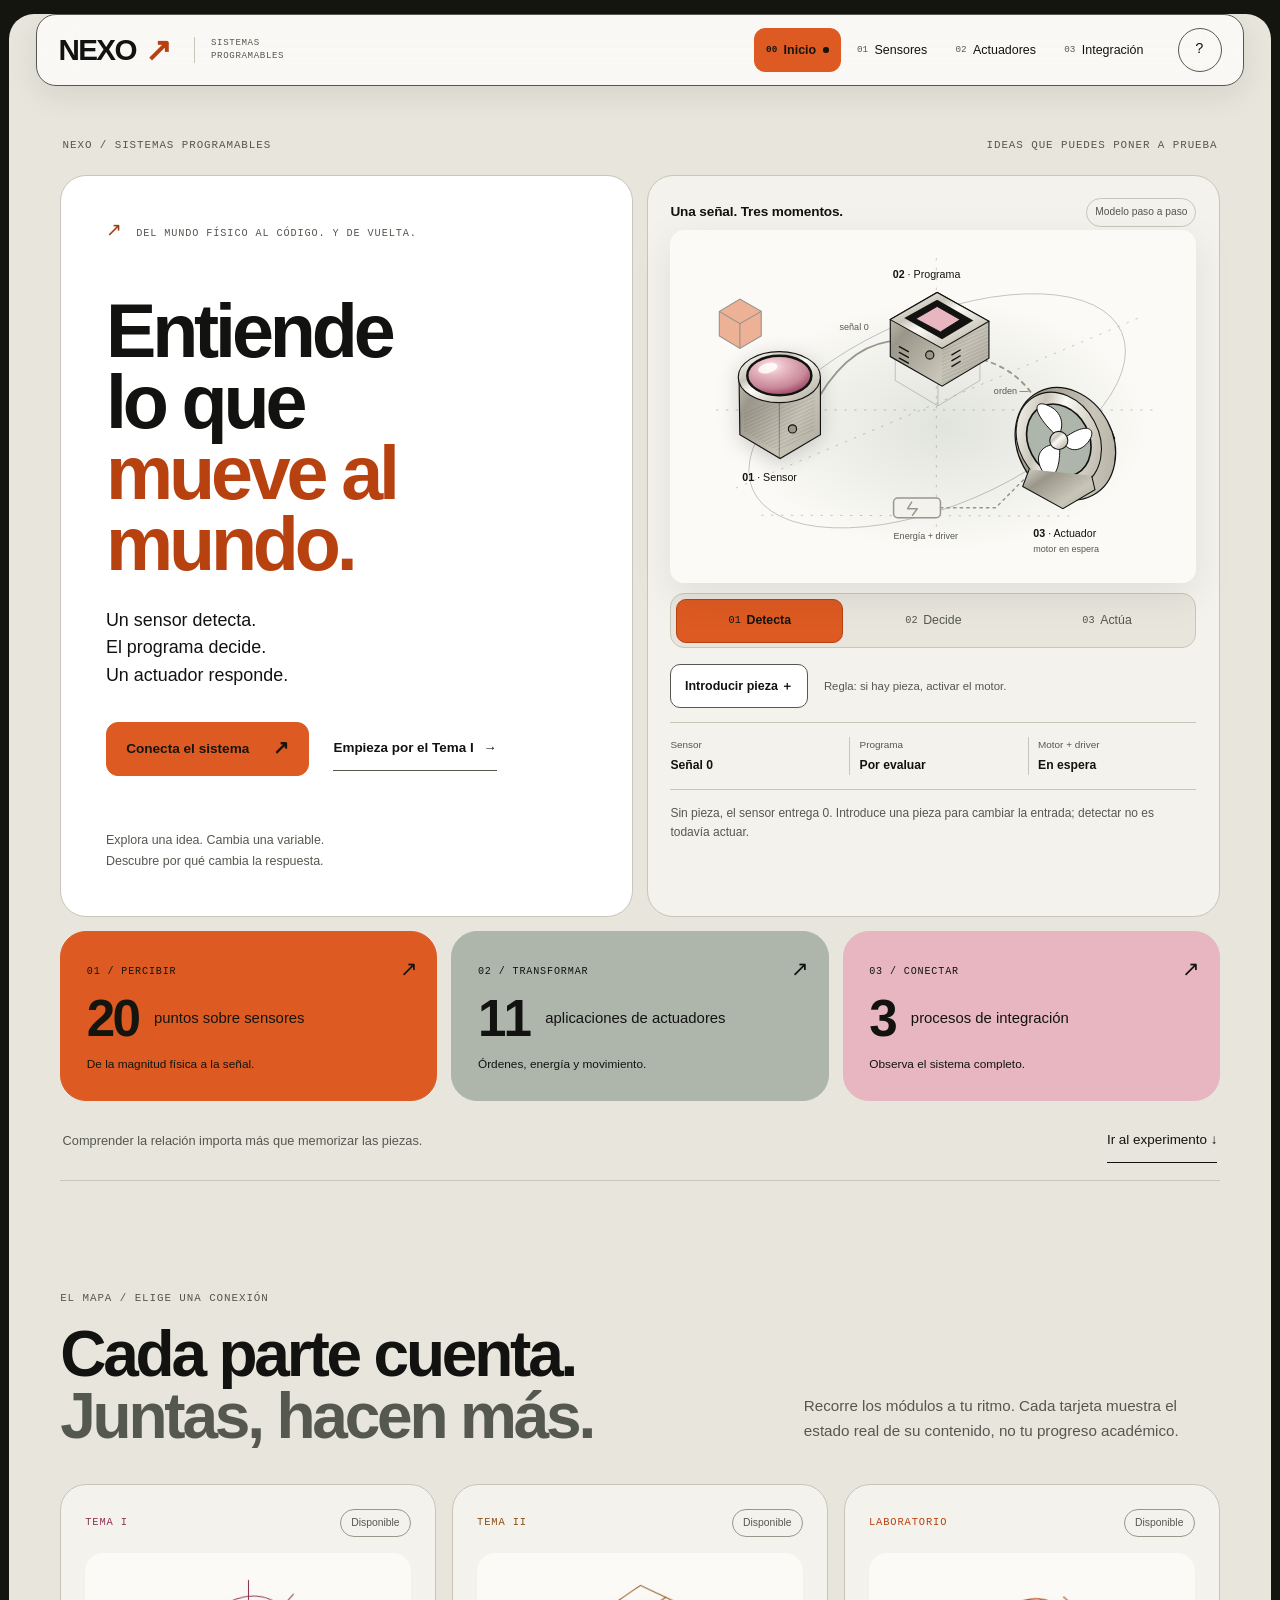
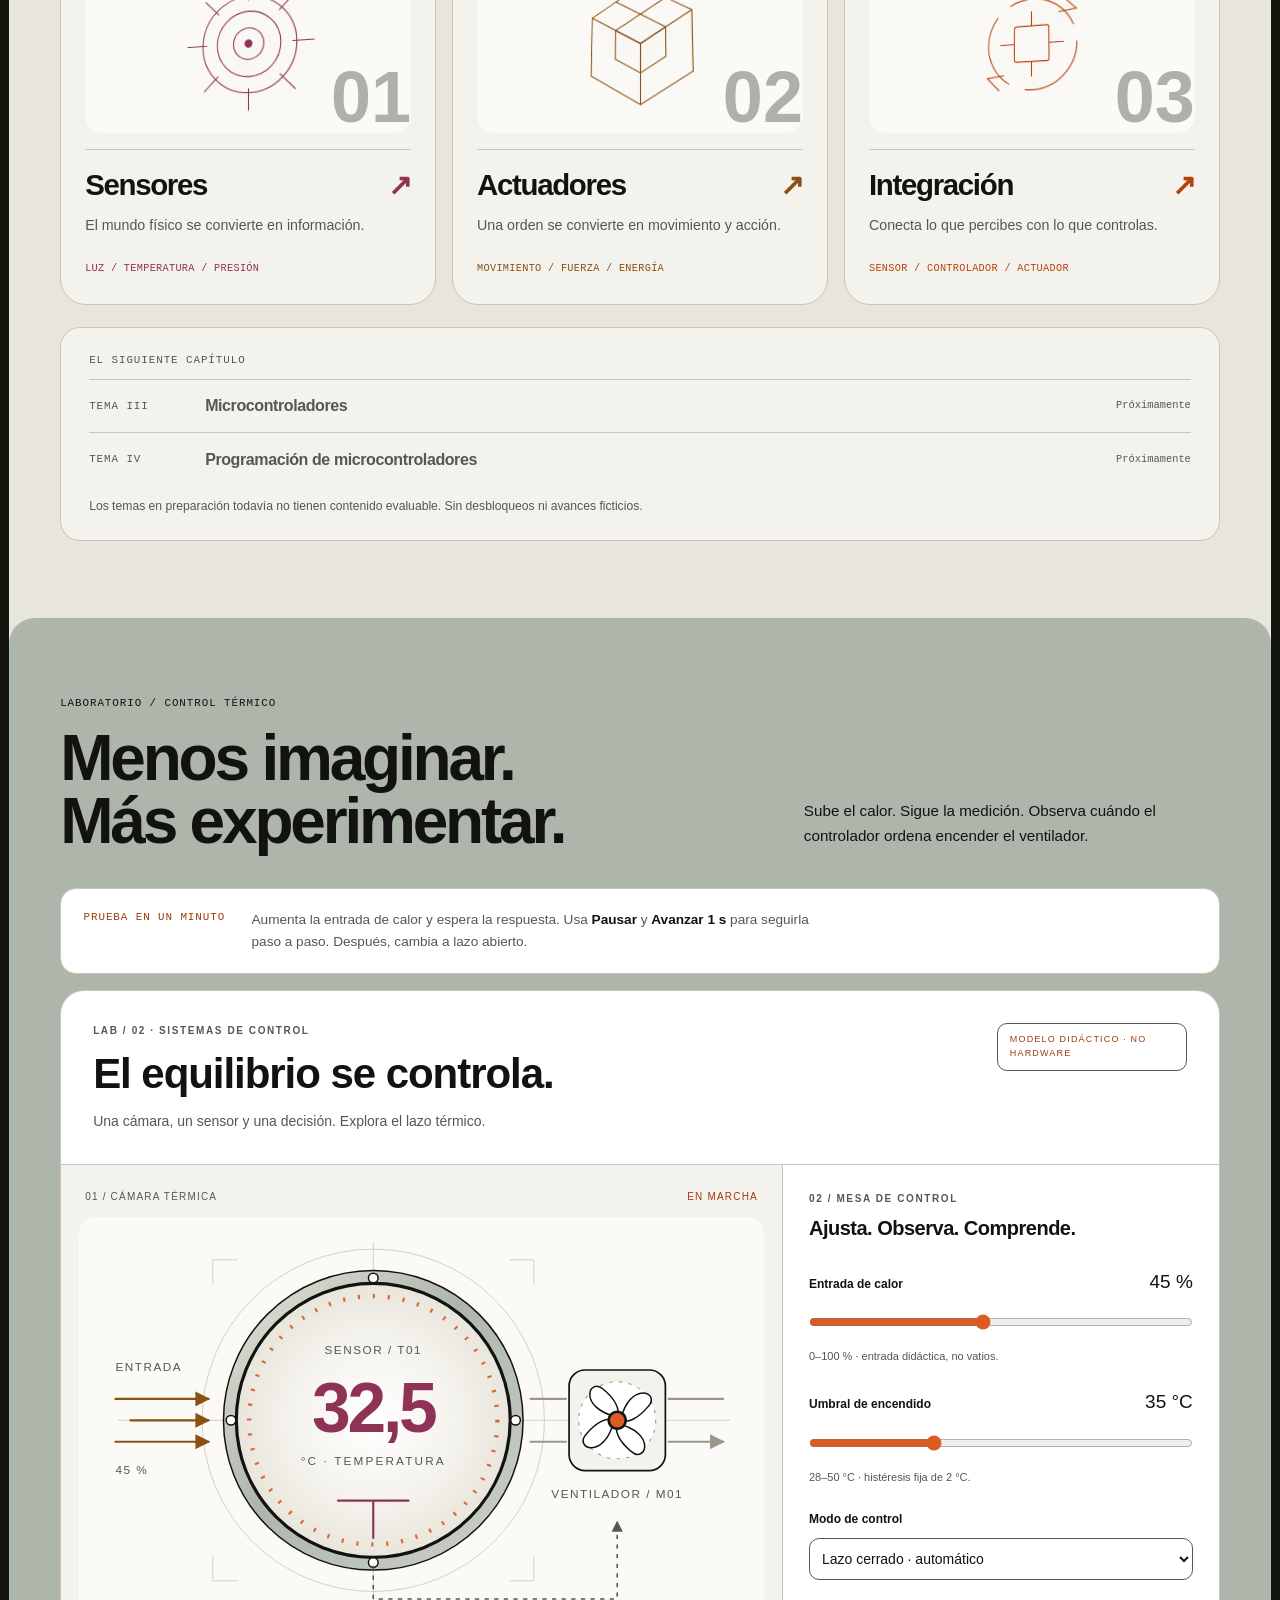
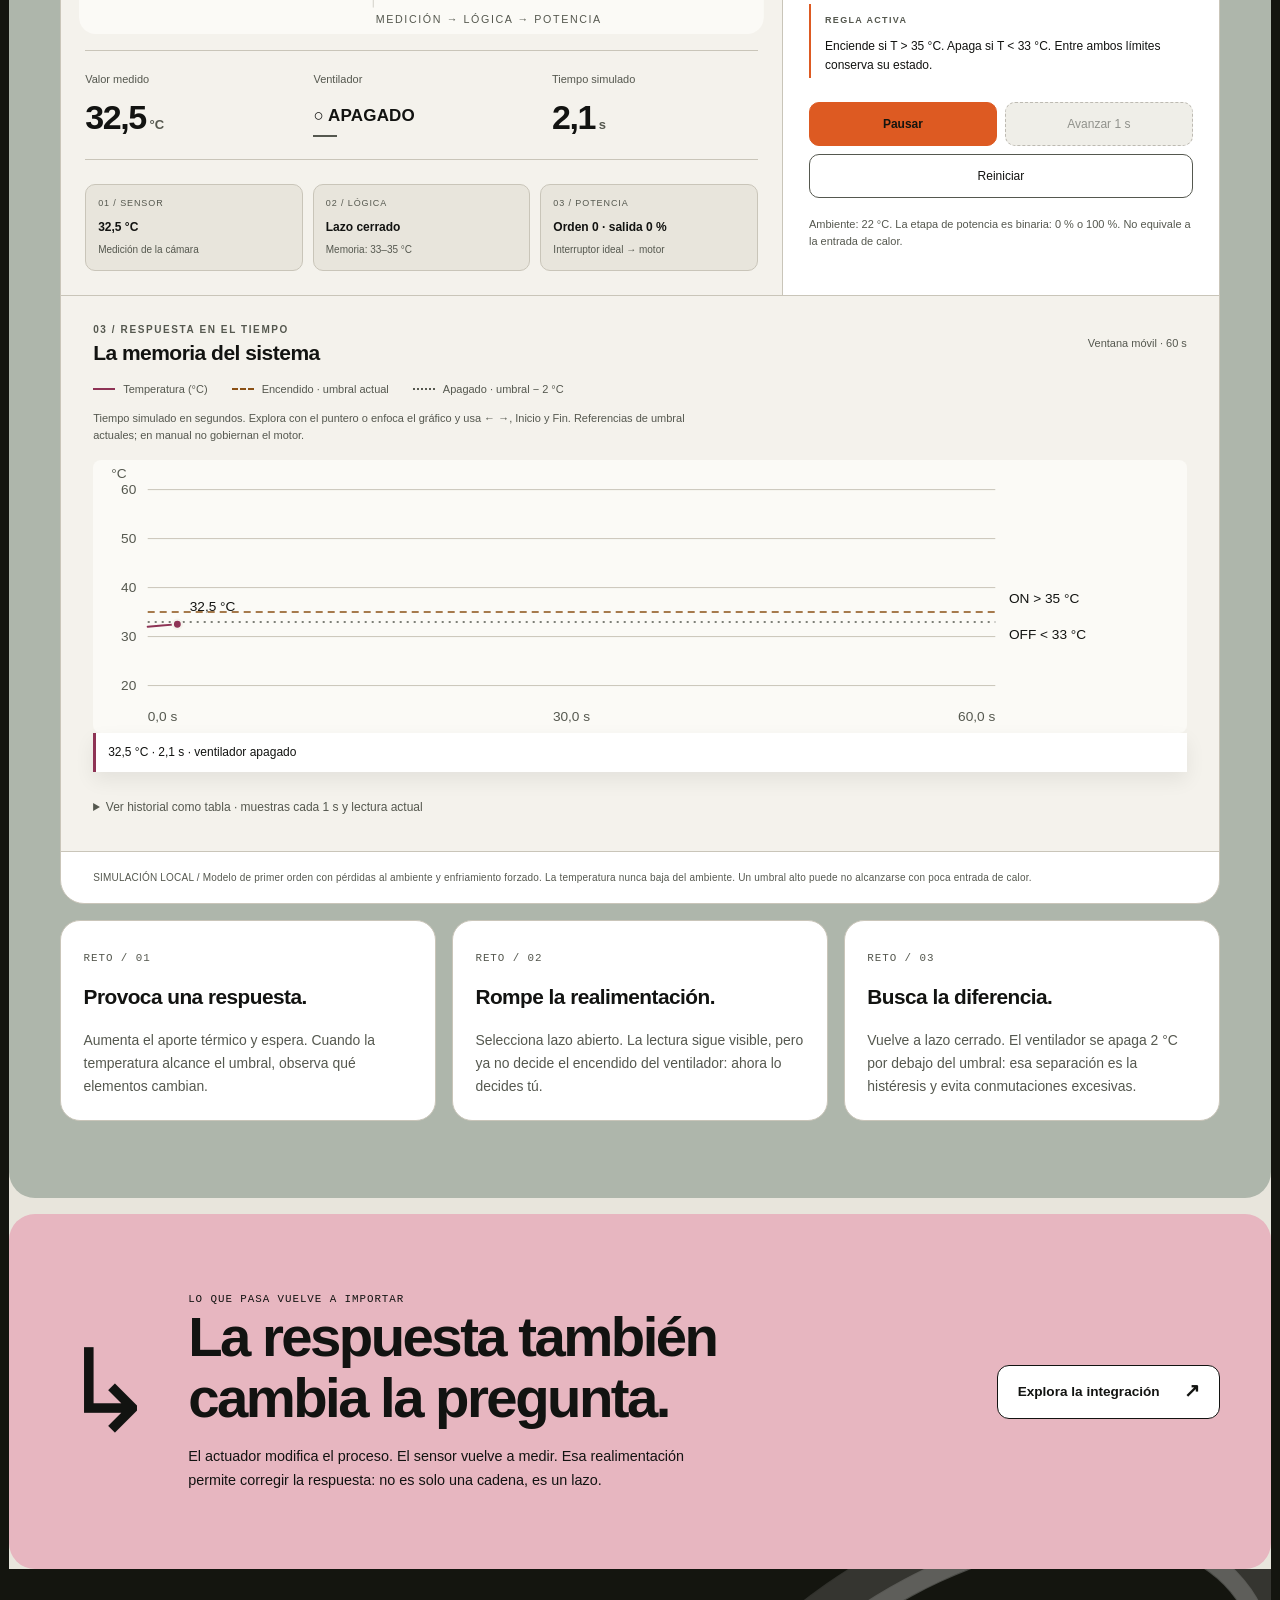
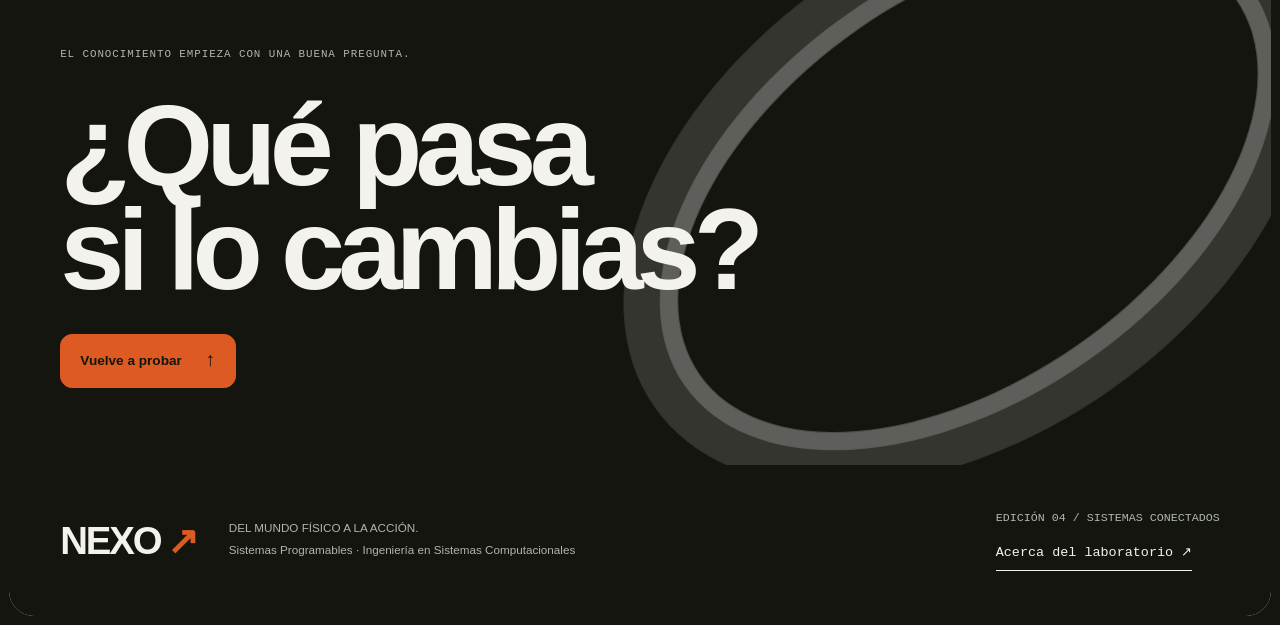
<file: NEXO/index.html>
<!-- index.html -->
<!doctype html>
<html lang="es">
<head>
  <meta charset="utf-8">
  <meta name="viewport" content="width=device-width, initial-scale=1">
  <meta name="theme-color" content="#e8e5dc">
  <meta name="description" content="NEXO: laboratorio interactivo de Sistemas Programables. Explora cómo una señal se convierte en una decisión y una acción física.">
  <title>NEXO — Sistemas Programables</title>
  <link rel="icon" href="./assets/icons/favicon.svg" type="image/svg+xml">
  <link rel="stylesheet" href="./styles/tokens.css">
  <link rel="stylesheet" href="./styles/base.css">
  <link rel="stylesheet" href="./styles/layout.css">
  <link rel="stylesheet" href="./styles/components.css">
  <link rel="stylesheet" href="./styles/simulations.css">
  <link rel="stylesheet" href="./styles/sensors.css">
  <link rel="stylesheet" href="./styles/actuators.css">
  <link rel="stylesheet" href="./styles/industry.css">
  <link rel="stylesheet" href="./styles/integration.css">
  <link rel="stylesheet" href="./styles/editorial.css">
  <link rel="stylesheet" href="./styles/learning.css">
  <link rel="stylesheet" href="./styles/motion.css">
  <link rel="stylesheet" href="./styles/print.css" media="print">
  <script defer src="./scripts/core/registry.js"></script>
  <script defer src="./scripts/config/modules.js"></script>
  <script defer src="./content/home.js"></script>
  <script defer src="./content/tema-01.js"></script>
  <script defer src="./content/tema-02.js"></script>
  <script defer src="./content/integration.js"></script>
  <script defer src="./content/industrial-cases.js"></script>
  <script defer src="./content/learning-guide.js"></script>
  <script defer src="./scripts/core/storage.js"></script>
  <script defer src="./scripts/core/motion.js"></script>
  <script defer src="./scripts/components/ui.js"></script>
  <script defer src="./scripts/components/learning-blocks.js"></script>
  <script defer src="./scripts/components/editorial-home.js"></script>
  <script defer src="./scripts/models/control.js"></script>
  <script defer src="./scripts/simulations/automation-loop.js"></script>
  <script defer src="./scripts/models/sensor-physics.js"></script>
  <script defer src="./scripts/simulations/sensor-signals.js"></script>
  <script defer src="./scripts/simulations/sensor-optics.js"></script>
  <script defer src="./scripts/simulations/sensor-physics.js"></script>
  <script defer src="./scripts/components/assessment.js"></script>
  <script defer src="./scripts/components/sensor-lesson.js"></script>
  <script defer src="./scripts/models/motors.js"></script>
  <script defer src="./scripts/models/mechanics.js"></script>
  <script defer src="./scripts/simulations/electric-devices.js"></script>
  <script defer src="./scripts/simulations/motors.js"></script>
  <script defer src="./scripts/simulations/mechanics.js"></script>
  <script defer src="./scripts/components/actuator-lesson.js"></script>
  <script defer src="./scripts/models/selection.js"></script>
  <script defer src="./scripts/models/integration.js"></script>
  <script defer src="./scripts/simulations/industrial-plant.js"></script>
  <script defer src="./scripts/simulations/integration-lab.js"></script>
  <script defer src="./scripts/components/integration-lesson.js"></script>
  <script defer src="./scripts/core/router.js"></script>
  <script defer src="./scripts/app.js"></script>
</head>
<body>
  <a class="skip-link" href="#contenido">Saltar al contenido</a>
  <header class="site-header">
    <a class="brand" href="#/inicio" aria-label="NEXO, inicio">NEXO<span class="brand-mark" aria-hidden="true">↗</span></a>
    <span class="header-caption">SISTEMAS<br>PROGRAMABLES</span>
    <button class="menu-toggle" type="button" aria-expanded="false" aria-controls="primary-nav">Menú <span aria-hidden="true">＋</span></button>
    <nav id="primary-nav" aria-label="Navegación principal"></nav>
    <button class="help-button" type="button" data-help aria-label="Abrir guía del laboratorio">?</button>
  </header>
  <main id="contenido" tabindex="-1"></main>
  <footer class="site-footer">
    <a class="footer-brand" href="#/inicio">NEXO<span aria-hidden="true">↗</span></a>
    <div><p>DEL MUNDO FÍSICO A LA ACCIÓN.</p><p class="muted">Sistemas Programables · Ingeniería en Sistemas Computacionales</p></div>
    <div class="footer-meta"><span>EDICIÓN 04 / SISTEMAS CONECTADOS</span><button class="text-button" type="button" data-help>Acerca del laboratorio ↗</button></div>
  </footer>
  <dialog id="guide-dialog" aria-labelledby="guide-title">
    <div class="dialog-top"><span class="eyebrow">MANUAL DE EXPLORACIÓN</span><button type="button" class="icon-button" data-close aria-label="Cerrar guía">×</button></div>
    <h2 id="guide-title">Aprende cambiando<br>lo que ocurre.</h2>
    <p>NEXO es un laboratorio educativo, no un sistema conectado a equipos reales. Las simulaciones hacen visibles relaciones entre magnitudes físicas, señales y acciones.</p>
    <ol class="guide-steps"><li><strong>Predice.</strong> ¿Qué pasará si aumenta el calor?</li><li><strong>Experimenta.</strong> Modifica una variable cada vez.</li><li><strong>Explica.</strong> Observa la lectura, la decisión y la respuesta.</li></ol>
    <p>Usa Tab para recorrer los controles y las flechas para ajustar los deslizadores. Puedes pausar el tiempo y avanzar paso a paso. Se respeta la preferencia de movimiento reducido de tu dispositivo.</p>
    <p class="note">Incluye Sensores, Actuadores, selección industrial y tres procesos integrados. Los diagramas son modelos educativos: no conectan con equipos reales ni sustituyen especificaciones de seguridad. Consulta LEEME y docs/validacion.md para conocer las comprobaciones y sus límites. Base académica: antología de Sistemas Programables del Instituto Tecnológico Superior de Uruapan, unidades 1 y 2.</p>
    <button class="button button-primary" type="button" data-close>Entendido <span aria-hidden="true">↗</span></button>
  </dialog>
  <noscript><div class="no-script">NEXO necesita JavaScript para las simulaciones y la navegación. Actívalo en el navegador y vuelve a abrir este archivo. No se necesita conexión a internet.</div></noscript>
</body>
</html>
</file>
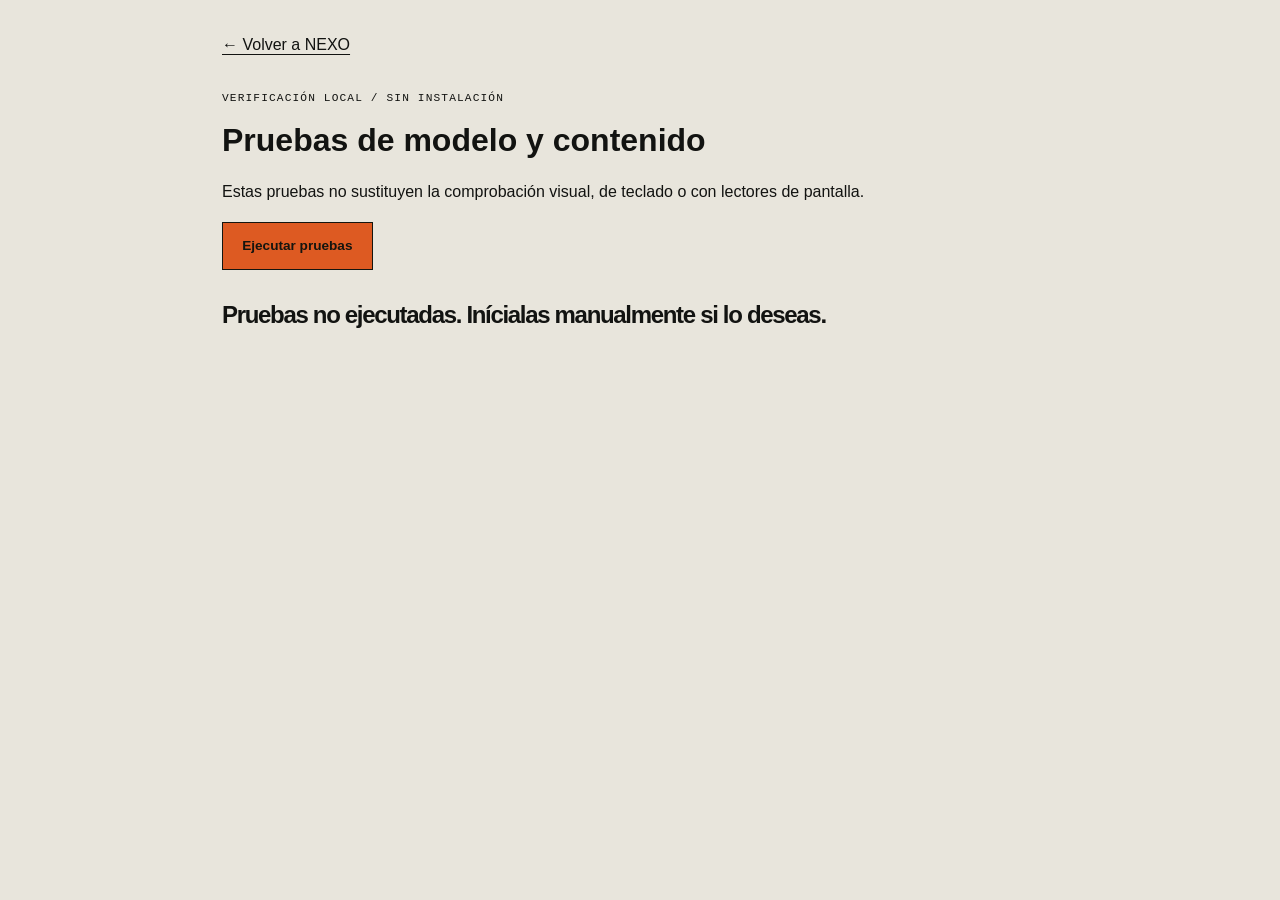
<file: NEXO/tests/index.html>
<!-- tests/index.html -->
<!doctype html><html lang="es"><head><meta charset="utf-8"><meta name="viewport" content="width=device-width, initial-scale=1"><title>Pruebas — NEXO</title><link rel="icon" href="../assets/icons/favicon.svg"><link rel="stylesheet" href="../styles/tokens.css"><link rel="stylesheet" href="../styles/base.css"><link rel="stylesheet" href="../styles/components.css"><script defer src="../scripts/core/registry.js"></script><script defer src="../scripts/config/modules.js"></script><script defer src="../content/home.js"></script><script defer src="../content/tema-01.js"></script><script defer src="../content/tema-02.js"></script><script defer src="../content/integration.js"></script><script defer src="../scripts/models/control.js"></script><script defer src="./model-tests.js"></script><script defer src="./content-tests.js"></script><script defer src="./runner.js"></script></head><body><main style="max-width:900px;margin:auto;padding:2rem"><a href="../index.html">← Volver a NEXO</a><p class="eyebrow" style="margin-top:2rem">VERIFICACIÓN LOCAL / SIN INSTALACIÓN</p><h1>Pruebas de modelo y contenido</h1><p>Estas pruebas no sustituyen la comprobación visual, de teclado o con lectores de pantalla.</p><button class="button button-primary" type="button" id="run-tests">Ejecutar pruebas</button><h2 id="summary" role="status" style="font-size:1.5rem;margin-top:2rem"></h2><ol id="results"></ol></main></body></html>
</file>
<file: NEXO/styles/tokens.css>
/* styles/tokens.css
   Paleta única del proyecto. Dirección cromática: papel cálido, tinta negra,
   naranja y rosa como bloques de color, salvia para bandas.
   Cualquier otra hoja debe usar estas variables y no literales de color. */
:root {
  color-scheme: light;

  /* Superficies */
  --bg: #e8e5dc;            /* papel cálido de la página */
  --surface: #f4f2ec;       /* tarjeta o panel */
  --surface-raised: #ffffff;/* panel destacado */
  --stage: #fbfaf6;         /* fondo de los dibujos técnicos SVG */
  --band-sage: #aeb6ab;     /* banda salvia de gran formato */
  --band-rose: #e7b6c0;     /* banda rosa de gran formato */
  --band-ink: #14150f;      /* banda negra de gran formato */

  /* Tinta */
  --text: #121311;          /* texto principal, AA sobre papel y sobre salvia */
  --muted: #55584f;         /* texto secundario; usar solo sobre papel o tarjeta */
  --on-dark: #f4f2ec;       /* texto sobre banda negra */
  --line: #c9c5b9;          /* separadores suaves */
  --line-strong: #9a968a;   /* bordes de controles interactivos */

  /* Acentos. Los tonos claros son de relleno: el texto encima usa --accent-ink.
     Los tonos "-ink" son los legibles como texto sobre papel. */
  --accent: #dd5a22;        /* naranja de la referencia: relleno y trazos gruesos */
  --accent-ink: #14150f;    /* texto colocado sobre --accent */
  --accent-strong: #b8420f; /* naranja legible como texto sobre papel */
  --rose: #e7b6c0;          /* rosa de relleno */
  --cyan: #8e3355;          /* familia SENSORES: rosa tinta, legible como texto */
  --amber: #8a5015;         /* familia ACTUADORES: ámbar tinta, legible como texto */
  --danger: #a32118;

  /* Tipografía. Solo fuentes locales: el proyecto funciona sin red. */
  --font-display: 'Arial Narrow', 'Haettenschweiler', Impact, 'Franklin Gothic Condensed', sans-serif;
  --font-body: 'Segoe UI', 'Helvetica Neue', Arial, sans-serif;
  --font-mono: Consolas, 'Courier New', monospace;

  /* Rampas de los dibujos técnicos SVG.
     Los degradados no llevan literales: derivan de la paleta de arriba, así que
     cambiar --line o --rose actualiza también los SVG. Comprobado en Chromium y
     Gecko: stop-color sí resuelve var() y color-mix().
     Los cuatro pasos intermedios declaran antes un valor plano de reserva. En un
     motor sin color-mix (Chrome <111, Firefox <113) la rampa pierde algo de
     matiz, pero nunca cae a negro. */
  --metal-1: var(--surface-raised);  /* brillo */
  --metal-2: var(--bg);
  --metal-3: #d9d5cb;
  --metal-3: color-mix(in srgb, var(--bg) 50%, var(--line));
  --metal-4: var(--line);
  --metal-5: #b3afa3;
  --metal-5: color-mix(in srgb, var(--line) 53%, var(--line-strong));
  --metal-6: var(--line-strong);     /* sombra */
  --sage-light: #ccd1ca;
  --sage-light: color-mix(in srgb, var(--band-sage) 62%, var(--surface-raised));
  --lens-1: #f8eaed;                 /* reflejo de la lente */
  --lens-1: color-mix(in srgb, var(--rose) 29%, var(--surface-raised));
  --lens-2: var(--rose);
  --lens-3: #c8889a;                 /* paso medio rosa → rosa tinta */
  --lens-3: color-mix(in srgb, var(--rose) 65%, var(--cyan));
  --lens-4: var(--cyan);

  --space-1: .5rem;
  --space-2: 1rem;
  --space-3: 1.5rem;
  --space-4: 2rem;
  --space-5: 3rem;
  --space-6: 5rem;
  --space-7: 8rem;
  --gutter: clamp(1.2rem, 4vw, 5rem);
  --max-width: 1600px;
  --radius: 22px;
  --radius-sm: 12px;
  --ease-out: cubic-bezier(.2, .75, .25, 1);
}
.accent-cyan { --module-accent: var(--cyan); }
.accent-amber { --module-accent: var(--amber); }
.accent-lime { --module-accent: var(--accent-strong); }
.accent-muted { --module-accent: var(--muted); }
</file>
<file: NEXO/styles/base.css>
/* styles/base.css */
/* Tintas derivadas de tokens.css. No son una paleta nueva: son var(--accent-strong)
   oscurecido con var(--text) para que el naranja llegue a 4.5:1 como texto pequeño
   sobre papel (var(--accent-strong) sobre var(--bg) se queda en 4.36:1).
   La primera declaración es el respaldo si el motor no soporta color-mix(). */
:root {
  --accent-text: var(--accent-strong);
  --accent-text: color-mix(in srgb, var(--accent-strong) 85%, var(--text));
}
*, *::before, *::after { box-sizing: border-box; }
html { scroll-padding-top: 6rem; }
body { margin: 0; background: var(--bg); color: var(--text); font-family: var(--font-body); font-size: 16px; line-height: 1.65; }
::selection { background: var(--accent); color: var(--accent-ink); }
a { color: inherit; text-underline-offset: .25em; }
button, input, select { font: inherit; }
button, select { cursor: pointer; }
button { color: inherit; }
/* .55 dejaba la tinta en 3.9:1 sobre papel; .65 la sube a 5.3:1 y sigue leyéndose apagada. */
button:disabled { cursor: not-allowed; opacity: .65; }
button, a, input, select { -webkit-tap-highlight-color: transparent; }
:focus-visible { outline: 3px solid var(--accent-strong); outline-offset: 5px; }
[tabindex='-1']:focus { outline: none; }
input:focus-visible, select:focus-visible { outline-offset: 3px; }
h1, h2, h3, p { margin-top: 0; }
h1, h2, h3 { line-height: 1.08; }
h2 { font-size: clamp(2.2rem, 4.5vw, 4.7rem); letter-spacing: -.055em; font-weight: 650; }
h3 { font-size: 1.4rem; font-weight: 600; letter-spacing: -.025em; }
p { margin-bottom: 1rem; }
svg { display: block; max-width: 100%; }
[hidden] { display: none !important; }
main { min-height: 65vh; }
.muted { color: var(--muted); }
.eyebrow { font-family: var(--font-mono); font-size: .7rem; line-height: 1.5; letter-spacing: .1em; text-transform: uppercase; }
.sr-only { position: absolute; width: 1px; height: 1px; padding: 0; margin: -1px; overflow: hidden; clip-path: inset(50%); white-space: nowrap; border: 0; }
.skip-link { position: fixed; top: .75rem; left: 1rem; z-index: 100; transform: translateY(-200%); padding: .7rem 1rem; background: var(--accent); color: var(--accent-ink); border: 1px solid var(--accent-ink); }
.skip-link:focus { transform: none; }
.no-script { position: fixed; inset: auto 1rem 1rem; padding: 1.5rem; background: var(--accent); color: var(--accent-ink); border: 1px solid var(--accent-ink); z-index: 50; }
@media (forced-colors: active) { button, .button, .status-pill, .module-card { border: 1px solid ButtonText; } }
</file>
<file: NEXO/styles/layout.css>
/* styles/layout.css */
.site-header { min-height: 88px; display: flex; align-items: center; gap: 2rem; padding: 1rem var(--gutter); border-bottom: 1px solid var(--line); background: var(--bg); position: relative; z-index: 10; }
.brand { font-size: 2rem; font-weight: 900; letter-spacing: -.12em; text-decoration: none; display: inline-flex; align-items: center; gap: .6rem; line-height: 1; }
.brand-mark { color: var(--accent-strong); font-size: 2.4rem; letter-spacing: 0; }
.header-caption { font-family: var(--font-mono); font-size: .6rem; line-height: 1.4; letter-spacing: .07em; padding-left: 1.5rem; border-left: 1px solid var(--line); }
#primary-nav { display: flex; gap: .25rem; align-items: center; margin-left: auto; }
#primary-nav a { text-decoration: none; font-size: .8rem; padding: .65rem .9rem; border: 1px solid transparent; }
#primary-nav a[aria-current='page'] { color: var(--accent-text); border-color: var(--line-strong); }
.nav-code { font-family: var(--font-mono); font-size: .6rem; margin-right: .4rem; color: var(--muted); }
.menu-toggle { display: none; }
.section-shell { max-width: var(--max-width); margin: auto; padding: var(--space-6) var(--gutter); }
.section-heading { display: flex; justify-content: space-between; align-items: flex-end; gap: 3rem; margin-bottom: 3rem; }
.section-heading h2 { margin-bottom: 0; }
.section-heading .eyebrow { color: var(--accent-text); margin-bottom: 1.3rem; }
.section-intro { color: var(--muted); max-width: 24rem; font-size: .95rem; margin-bottom: .3rem; }
.lab-section { padding-top: 5rem; }
.experiment-prompts, .module-grid { display: grid; grid-template-columns: repeat(3, minmax(0, 1fr)); }
.experiment-prompts { gap: 2rem; margin-top: 2rem; }
.experiment-prompts article { padding-top: 1.5rem; border-top: 1px solid var(--line); }
.experiment-prompts .eyebrow { color: var(--accent-text); }
.experiment-prompts h3 { margin-top: 1rem; font-size: 1.2rem; }
.experiment-prompts p { font-size: .87rem; color: var(--muted); }
.modules-section { padding-top: 2rem; }
.module-grid { gap: 1rem; }
.site-footer { padding: 3rem var(--gutter); display: grid; grid-template-columns: auto 1fr auto; gap: 3rem; align-items: center; }
.footer-brand { font-weight: 900; letter-spacing: -.1em; text-decoration: none; font-size: 2.6rem; }
.footer-brand span { color: var(--accent-strong); margin-left: .4rem; }
.site-footer p, .footer-meta { font-size: .68rem; }
.site-footer p { margin-bottom: .2rem; }
.footer-meta { display: flex; flex-direction: column; align-items: flex-start; gap: .5rem; font-family: var(--font-mono); color: var(--muted); }
.lesson-hero { padding-top: 2rem; }
.lesson-hero-grid { display: grid; grid-template-columns: 1fr 260px; gap: 4rem; align-items: center; margin-top: 4rem; }
.lesson-hero h1 { font-size: clamp(3rem, 6.8vw, 7rem); letter-spacing: -.065em; line-height: .98; margin-bottom: 2rem; }
.lesson-hero .eyebrow, .lesson-art { color: var(--module-accent); }
.lesson-subtitle { max-width: 42rem; color: var(--muted); font-size: 1.15rem; }
.lesson-art .technical-symbol { width: 230px; }
.lesson-art > span { display: block; text-align: center; }
.lesson-layout { display: grid; grid-template-columns: 250px minmax(0, 1fr); gap: 5rem; padding-top: 0; }
.lesson-sidebar { align-self: start; position: sticky; top: 2rem; }
.lesson-sidebar nav { display: flex; flex-direction: column; }
.lesson-content h2 { font-size: clamp(1.8rem, 3vw, 2.8rem); }
.lesson-content > section { scroll-margin-top: 2rem; }
.lesson-section { border-top: 1px solid var(--line); padding-top: 2rem; margin-top: 3rem; }
.lesson-section > p { color: var(--muted); }
.empty-state { padding-block: 6rem; max-width: 1100px; }
.empty-state h1 { font-size: clamp(3rem, 7vw, 6rem); letter-spacing: -.06em; }
@media (max-width: 1000px) { .header-caption { display: none; } .section-heading { gap: 2rem; } .module-grid { gap: .6rem; } .lesson-layout { gap: 2rem; grid-template-columns: 200px minmax(0, 1fr); } .lesson-hero-grid { grid-template-columns: 1fr 180px; gap: 2rem; } }
@media (max-width: 700px) {
  .site-header { min-height: 74px; gap: 1rem; flex-wrap: wrap; }
  .brand { font-size: 1.7rem; } .brand-mark { font-size: 2rem; }
  .menu-toggle { display: flex; align-items: center; gap: 1rem; margin-left: auto; background: none; border: 1px solid var(--muted); padding: .5rem .8rem; min-height: 44px; font-size: .8rem; }
  #primary-nav { display: none; width: 100%; order: 4; margin: 0; flex-wrap: wrap; padding-top: .5rem; }
  #primary-nav.is-open { display: flex; } #primary-nav a { flex: 1 0 42%; padding: .9rem; }
  .section-shell { padding-block: 3.5rem; } .section-heading { flex-direction: column; align-items: flex-start; gap: 1.5rem; }
  .section-intro { max-width: none; } .experiment-prompts, .module-grid { grid-template-columns: 1fr; }
  .experiment-prompts { gap: .75rem; } .experiment-prompts article { padding-top: 1rem; }
  .site-footer { grid-template-columns: 1fr; gap: 1.5rem; }
  .lesson-hero-grid { grid-template-columns: 1fr; margin-top: 2rem; } .lesson-art { display: none; }
  .lesson-layout { grid-template-columns: 1fr; gap: 2rem; padding-top: 0; } .lesson-sidebar { position: static; }
  .lesson-sidebar nav { display: grid; grid-template-columns: repeat(2, minmax(0, 1fr)); gap: .3rem; }
}
</file>
<file: NEXO/styles/components.css>
/* styles/components.css */
/* Los bordes que delimitan un control usan --muted (5.8:1 sobre papel): --line y
   --line-strong se quedan en 1.4:1 y 2.4:1, por debajo del 3:1 exigido. */
.button { display: inline-flex; align-items: center; justify-content: space-between; gap: 2rem; min-height: 48px; padding: .85rem 1.2rem; border: 1px solid var(--muted); text-decoration: none; font-size: .85rem; font-weight: 600; line-height: 1.3; }
.button-primary { background: var(--accent); color: var(--accent-ink); border-color: var(--accent-ink); }
/* El hover oscurece el bloque naranja y pasa a tinta clara: el par se mantiene AA. */
.button-primary:hover { background: var(--accent-strong); color: var(--on-dark); border-color: var(--accent-ink); }
.button > span { font-size: 1.2rem; }
.text-button { background: none; border: 0; border-bottom: 1px solid currentColor; padding: .35rem 0; min-height: 44px; text-align: left; font-size: .8rem; color: inherit; }
.help-button, .icon-button { border: 1px solid var(--muted); background: none; width: 44px; height: 44px; flex-shrink: 0; display: grid; place-items: center; }
.help-button { border-radius: 50%; font-family: var(--font-mono); font-size: .9rem; }
.icon-button { font-size: 1.5rem; }
.help-button:hover, .icon-button:hover { background: var(--surface-raised); }
.module-card { border: 1px solid var(--line); padding: 1.3rem; text-decoration: none; background: var(--surface); display: flex; flex-direction: column; position: relative; overflow: hidden; }
.module-card:hover { border-color: var(--module-accent); }
.card-top { display: flex; align-items: center; justify-content: space-between; gap: .75rem; }
.card-top > .eyebrow { color: var(--module-accent); font-size: .65rem; }
.status-pill { color: var(--muted); font-size: .6rem; border: 1px solid var(--line-strong); padding: .25rem .5rem; white-space: nowrap; }
.module-art { min-height: 210px; position: relative; display: grid; place-items: center; margin-block: 1rem; color: var(--module-accent); background-image: radial-gradient(var(--line) .7px, transparent .7px); background-size: 13px 13px; }
.technical-symbol { width: 190px; }
/* Número decorativo (aria-hidden) detrás del símbolo: .7 lo deja por encima de 3:1. */
.module-index { font-size: 5rem; line-height: 1; color: var(--muted); opacity: .7; position: absolute; bottom: 0; right: 0; font-family: var(--font-display); }
.module-card-body { border-top: 1px solid var(--line); padding-top: 1.2rem; }
.module-card h3 { display: flex; align-items: center; justify-content: space-between; font-size: clamp(1.5rem, 2.5vw, 2.6rem); margin-bottom: .8rem; }
.module-card h3 > span { color: var(--module-accent); }
.module-card p { font-size: .9rem; color: var(--muted); min-height: 3rem; }
.card-caption { font-family: var(--font-mono); font-size: .6rem; text-transform: uppercase; color: var(--module-accent); letter-spacing: .03em; }
.upcoming-list { margin-top: 2rem; }
.upcoming-item { display: grid; grid-template-columns: 100px 1fr auto; align-items: center; gap: 1rem; border-top: 1px solid var(--line); padding: 1.5rem 0; }
.upcoming-item h3 { font-size: 1.15rem; margin: 0; color: var(--muted); }
.upcoming-item > .eyebrow { color: var(--muted); }
.planned-label { font-family: var(--font-mono); font-size: .65rem; color: var(--muted); }
.planned-label span { padding-left: 2rem; }
.back-link { font-family: var(--font-mono); font-size: .75rem; color: var(--muted); }
.construction-note { border: 1px solid var(--line); padding: 1.25rem 1.5rem; margin-top: 2rem; background: var(--surface); }
.construction-note > p { margin: .5rem 0 0; font-size: .9rem; color: var(--muted); }
.section-link { display: flex; gap: .8rem; text-align: left; padding: .8rem .5rem; border: none; border-bottom: 1px solid var(--line); background: none; font-size: .8rem; line-height: 1.5; min-height: 44px; }
.section-link span { font-family: var(--font-mono); color: var(--muted); }
.section-link:hover, .section-link[aria-current='location'] { color: var(--accent-text); background: var(--surface); }
.sidebar-note { display: block; font-size: .75rem; color: var(--muted); margin-top: 1.5rem; }
.objectives { padding-left: 1.2rem; color: var(--muted); }
.objectives li { margin-bottom: .8rem; padding-left: .5rem; }
.objectives li::marker { color: var(--accent-text); }
.topic-tags { display: flex; flex-wrap: wrap; gap: .5rem; margin-block: 1.5rem; }
.topic-tags > span { padding: .25rem .6rem; border: 1px solid var(--line-strong); font-size: .7rem; color: var(--muted); }
.section-pending { font-family: var(--font-mono); font-size: .7rem; }
.source-note { font-size: .75rem; color: var(--muted); margin-block: 3rem 1.5rem; }
dialog { color: var(--text); background: var(--surface); border: 1px solid var(--line); max-width: min(650px, calc(100% - 2rem)); max-height: calc(100dvh - 3rem); padding: clamp(1.4rem, 4vw, 3rem); }
dialog::backdrop { background: rgb(0 0 0 / .8); }
.dialog-top { display: flex; gap: 1rem; align-items: center; justify-content: space-between; margin-bottom: 2rem; }
.dialog-top .eyebrow { color: var(--accent-text); }
dialog h2 { font-size: clamp(2rem, 4vw, 3rem); }
dialog p, .guide-steps { color: var(--muted); font-size: .9rem; }
.guide-steps { padding-left: 1.5rem; } .guide-steps li { margin-bottom: .75rem; } .guide-steps strong { color: var(--text); }
.note { border-top: 1px solid var(--line); padding-top: 1rem; font-size: .8rem; }
@media (max-width: 1050px) and (min-width: 701px) { .card-top { flex-direction: column; align-items: flex-start; } .module-card { padding: 1rem; } }
@media (max-width: 700px) { .module-art { min-height: 180px; } .module-card { padding: 1.2rem; } .module-card h3 { font-size: 2rem; } .module-card p { min-height: 0; } .upcoming-item { grid-template-columns: 70px minmax(0, 1fr); } .planned-label { grid-column: 2; } .planned-label span { display: none; } .button { gap: 1rem; } }
</file>
<file: NEXO/styles/simulations.css>
/* NEXO/styles/simulations.css */
/* El laboratorio térmico conserva sus variables locales (las usan muchos selectores),
   pero ahora todas apuntan a la paleta clara de tokens.css.
   --thermal-lime era el acento verde del tema viejo: pasa a ser el naranja de relleno,
   y --thermal-lime-ink es su versión legible como texto sobre papel. */
.thermal-lab {
  --thermal-bg: var(--surface);
  --thermal-panel: var(--stage);
  --thermal-ink: var(--text);
  --thermal-muted: var(--muted);
  --thermal-line: var(--line-strong);
  --thermal-lime: var(--accent);
  --thermal-lime-ink: var(--accent-text);
  --thermal-cyan: var(--cyan);
  --thermal-amber: var(--amber);
  --thermal-trace: var(--cyan);
  color-scheme: light;
  color: var(--thermal-ink);
  background: var(--thermal-bg);
  border: 1px solid var(--thermal-line);
  border-radius: 24px;
  overflow: hidden;
  min-width: 0;
  font-family: inherit;
  font-size: 14px;
  line-height: 1.55;
  isolation: isolate;
}
.thermal-lab *, .thermal-lab *::before, .thermal-lab *::after { box-sizing: border-box; }
.thermal-lab [hidden] { display: none !important; }
.thermal-lab h2, .thermal-lab h3, .thermal-lab p { margin: 0; }
.thermal-lab button, .thermal-lab input, .thermal-lab select { font: inherit; }
.thermal-lab button, .thermal-lab select, .thermal-lab input, .thermal-lab summary { touch-action: manipulation; }
.thermal-lab :focus-visible { outline: 3px solid var(--thermal-cyan); outline-offset: 4px; }
.thermal-header { display: flex; justify-content: space-between; align-items: flex-start; gap: 24px; padding: 32px; border-bottom: 1px solid var(--thermal-line); }
.thermal-eyebrow { color: var(--thermal-muted); font-size: 10px; font-weight: 700; letter-spacing: .16em; }
.thermal-header h2 { font-size: clamp(24px, 3.3vw, 42px); line-height: 1.15; font-weight: 650; letter-spacing: -.045em; margin: 12px 0; }
.thermal-header p:not(.thermal-eyebrow) { color: var(--thermal-muted); max-width: 55ch; }
.thermal-tag { flex: 0 1 190px; font-size: 9px; letter-spacing: .13em; color: var(--thermal-lime-ink); border: 1px solid var(--thermal-line); padding: 9px 12px; border-radius: 6px; }
.thermal-layout { display: grid; grid-template-columns: minmax(0, 1.65fr) minmax(280px, 1fr); }
.thermal-scene, .thermal-controls, .thermal-history { min-width: 0; }
.thermal-scene { padding: 24px; background: radial-gradient(ellipse at 46% 35%, #0000000a, transparent 62%), var(--thermal-panel); }
.thermal-scene-top { display: flex; justify-content: space-between; gap: 12px; color: var(--thermal-muted); font-size: 10px; letter-spacing: .12em; }
.thermal-scene-top [data-role="run-status"] { color: var(--thermal-lime-ink); text-align: right; }
.thermal-reactor { margin: 12px -12px 0; }
.thermal-reactor svg { display: block; width: 100%; height: auto; }
/* Geometría de construcción: decorativa, se mantiene tenue a propósito. */
.thermal-construction { stroke: var(--thermal-muted); stroke-width: .7; opacity: .45; }
.thermal-ring { stroke: var(--thermal-lime); stroke-width: 4; opacity: .9; }
.thermal-heat-lines { stroke: var(--thermal-amber); stroke-width: 2; }
.thermal-svg-label { font-size: 11px; fill: var(--thermal-muted); letter-spacing: 1.4px; }
.thermal-svg-small { font-size: 10px; fill: var(--thermal-muted); letter-spacing: 1.5px; }
.thermal-svg-temp { font-size: 65px; font-weight: 600; letter-spacing: -3px; fill: var(--thermal-cyan); }
.thermal-svg-unit { font-size: 11px; fill: var(--thermal-muted); letter-spacing: 2px; }
.thermal-sensor { stroke: var(--thermal-cyan); stroke-width: 2; }
.thermal-air { fill: none; stroke: var(--thermal-muted); stroke-width: 2; }
.thermal-signal-path { stroke: var(--thermal-muted); stroke-width: 1.5; stroke-dasharray: 4 5; }
.thermal-fan { transform-box: view-box; transform-origin: 503px 190px; }
.thermal-lab.is-fan-on .thermal-fan { animation: thermal-fan-spin .9s linear infinite; fill: var(--thermal-lime); }
.thermal-lab.is-fan-on .thermal-air { stroke: var(--thermal-cyan); stroke-dasharray: 8 5; animation: thermal-air-flow 1.3s linear infinite; }
.thermal-lab.is-fan-on .thermal-signal-path { stroke: var(--thermal-lime); }
.thermal-lab.is-paused .thermal-fan, .thermal-lab.is-paused .thermal-air { animation-play-state: paused; }
@keyframes thermal-fan-spin { to { transform: rotate(360deg); } }
@keyframes thermal-air-flow { to { stroke-dashoffset: -26; } }
.thermal-readings { display: grid; grid-template-columns: 1.05fr 1.1fr 1fr; gap: 12px; margin: 16px 0 24px; padding: 20px 0; border-top: 1px solid var(--thermal-line); border-bottom: 1px solid var(--thermal-line); }
.thermal-readings > div { min-width: 0; }
.thermal-readings > div > span { display: block; color: var(--thermal-muted); font-size: 11px; margin-bottom: 8px; }
.thermal-readings strong { display: block; font-size: clamp(22px, 2.8vw, 34px); font-weight: 550; letter-spacing: -.04em; white-space: nowrap; line-height: 1.25; }
.thermal-readings strong small { font-size: 13px; color: var(--thermal-muted); letter-spacing: 0; }
.thermal-readings .thermal-fan-state { font-size: clamp(12px, 1.5vw, 17px); letter-spacing: .01em; padding-top: 9px; }
.thermal-fan-state::after { content: ''; display: block; height: 2px; width: 24px; background: var(--thermal-muted); margin-top: 9px; }
.is-fan-on .thermal-fan-state::after { background: var(--thermal-lime); width: 48px; }
.thermal-chain { display: grid; grid-template-columns: repeat(3, minmax(0, 1fr)); padding: 0; margin: 0; gap: 10px; list-style: none; }
.thermal-chain li { padding: 12px; background: var(--surface-raised); border: 1px solid var(--thermal-line); border-radius: 7px; min-width: 0; }
.thermal-chain span { display: block; color: var(--thermal-muted); font-size: 9px; letter-spacing: .1em; }
.thermal-chain b { display: block; font-size: 12px; font-weight: 550; margin: 8px 0 5px; }
.thermal-chain small { display: block; color: var(--thermal-muted); font-size: 10px; }
.thermal-controls { border-left: 1px solid var(--thermal-line); padding: 26px; }
.thermal-controls h3 { font-size: 20px; font-weight: 550; line-height: 1.3; margin: 8px 0 26px; letter-spacing: -.025em; }
.thermal-control { margin-bottom: 22px; }
.thermal-label-row { display: flex; gap: 12px; justify-content: space-between; align-items: baseline; margin-bottom: 8px; }
.thermal-control label { font-size: 12px; font-weight: 550; }
.thermal-control output { color: var(--thermal-ink); font-size: 19px; white-space: nowrap; }
.thermal-control p, .thermal-control-note { color: var(--thermal-muted); font-size: 11px; }
.thermal-control input[type="range"] { display: block; width: 100%; min-width: 0; margin: 3px 0 8px; height: 28px; accent-color: var(--thermal-lime); cursor: pointer; }
.thermal-control select { width: 100%; min-width: 0; margin-top: 9px; border: 1px solid var(--muted); border-radius: 7px; padding: 11px 8px; color: var(--thermal-ink); background: var(--surface-raised); cursor: pointer; }
.thermal-manual { display: flex; align-items: center; gap: 10px; font-size: 12px; padding: 12px; margin: -6px 0 20px; border: 1px solid var(--thermal-line); border-radius: 7px; }
.thermal-manual input { accent-color: var(--thermal-lime); width: 20px; height: 20px; flex-shrink: 0; }
.thermal-manual label { cursor: pointer; }
.thermal-rule { border-left: 2px solid var(--thermal-lime); padding: 4px 0 4px 14px; margin: 24px 0; }
.thermal-rule > span { font-size: 9px; font-weight: 650; color: var(--thermal-muted); letter-spacing: .15em; }
.thermal-rule p { margin-top: 7px; font-size: 12px; }
.thermal-actions { display: grid; grid-template-columns: repeat(2, minmax(0, 1fr)); gap: 8px; margin-bottom: 18px; }
.thermal-actions button { min-height: 44px; border: 1px solid var(--muted); background: var(--surface-raised); color: var(--thermal-ink); border-radius: 7px; padding: 9px 10px; font-size: 12px; cursor: pointer; }
/* Pausa: bloque naranja con tinta --accent-ink (4.86:1). */
.thermal-actions [data-role="pause"] { background: var(--thermal-lime); color: var(--accent-ink); border-color: var(--accent-ink); font-weight: 700; }
.thermal-actions [data-role="reset"] { grid-column: 1 / -1; background: transparent; }
.thermal-actions button:hover:not(:disabled) { border-color: var(--thermal-cyan); border-width: 2px; padding: 8px 9px; }
/* Deshabilitado: además del gris, borde discontinuo y opacidad; no es solo color. */
.thermal-actions button:disabled { color: var(--muted); background: var(--bg); cursor: not-allowed; border-style: dashed; border-color: var(--line-strong); }
.thermal-history { padding: 26px 32px; border-top: 1px solid var(--thermal-line); background: var(--thermal-panel); }
.thermal-history-heading { display: flex; align-items: center; justify-content: space-between; gap: 18px; margin-bottom: 16px; }
.thermal-history-heading h3 { font-size: 21px; letter-spacing: -.025em; font-weight: 550; margin-top: 5px; }
.thermal-history-heading > span { color: var(--thermal-muted); font-size: 11px; }
.thermal-legend { display: flex; flex-wrap: wrap; gap: 10px 24px; color: var(--thermal-muted); font-size: 11px; }
.thermal-legend span { display: inline-flex; align-items: center; gap: 8px; }
.thermal-legend i { display: inline-block; width: 22px; height: 0; border-top: 2px solid var(--thermal-trace); }
.thermal-legend .thermal-key-on { border-top: 2px dashed var(--thermal-amber); }
.thermal-legend .thermal-key-off { border-top: 2px dotted var(--thermal-muted); }
.thermal-chart-help { color: var(--thermal-muted); font-size: 11px; margin-top: 12px !important; max-width: 100ch; }
.thermal-chart { display: block; width: 100%; height: auto; min-width: 0; overflow: visible; margin-top: 16px; border-radius: 4px; }
.thermal-chart path { fill: none; vector-effect: non-scaling-stroke; }
.thermal-grid path { stroke: var(--line); stroke-width: 1; }
.thermal-grid text, .thermal-axis text { fill: var(--thermal-muted); stroke: none; font-size: 12px; font-variant-numeric: tabular-nums; }
.thermal-chart-label { fill: var(--thermal-ink); font-size: 12px; }
.thermal-threshold-line { stroke: var(--thermal-amber); stroke-width: 1.5; stroke-dasharray: 7 5; }
.thermal-off-line { stroke: var(--thermal-muted); stroke-width: 1.5; stroke-dasharray: 2 5; }
.thermal-trace { stroke: var(--thermal-trace); stroke-width: 2; stroke-linejoin: round; stroke-linecap: round; }
.thermal-endpoint, .thermal-hover-point { fill: var(--thermal-trace); stroke: var(--thermal-panel); stroke-width: 2; }
.thermal-crosshair { stroke: var(--thermal-ink); stroke-width: 1; opacity: .75; }
/* En lazo abierto las referencias se atenúan, pero no por debajo de 3:1: lo que
   las distingue sigue siendo su patrón de guiones (7 5 umbral, 2 5 apagado). */
.is-open-loop .thermal-threshold-line, .is-open-loop .thermal-off-line { opacity: .8; }
.thermal-tooltip { font-size: 12px; color: var(--thermal-ink); padding: 10px 12px; border-left: 3px solid var(--thermal-trace); background: var(--surface-raised); font-variant-numeric: tabular-nums; }
.thermal-history details { margin-top: 18px; color: var(--thermal-muted); font-size: 12px; }
.thermal-history summary { cursor: pointer; padding: 8px 0; }
.thermal-table-wrap { max-height: 270px; overflow: auto; margin-top: 10px; }
.thermal-history table { width: 100%; border-collapse: collapse; font-variant-numeric: tabular-nums; font-size: 12px; color: var(--thermal-ink); }
.thermal-history caption { text-align: left; padding: 8px; color: var(--thermal-muted); }
.thermal-history th, .thermal-history td { text-align: right; border-bottom: 1px solid var(--thermal-line); padding: 8px; }
.thermal-history th { position: sticky; top: 0; background: var(--thermal-panel); font-weight: 550; }
.thermal-history th:first-child, .thermal-history td:first-child { text-align: left; }
.thermal-footnote { padding: 18px 32px; border-top: 1px solid var(--thermal-line); color: var(--thermal-muted); font-size: 10px; letter-spacing: .02em; }
.thermal-sr-only { position: absolute; width: 1px; height: 1px; padding: 0; margin: -1px !important; overflow: hidden; clip: rect(0, 0, 0, 0); white-space: nowrap; border: 0; }
@media (max-width: 900px) {
  .thermal-layout { grid-template-columns: minmax(0, 1fr); }
  .thermal-controls { border-left: 0; border-top: 1px solid var(--thermal-line); }
  .thermal-reactor { max-width: 680px; margin-inline: auto; }
  .thermal-readings strong { font-size: 30px; }
  .thermal-readings .thermal-fan-state { font-size: 16px; }
}
@media (max-width: 520px) {
  .thermal-lab { border-radius: 14px; }
  .thermal-header { padding: 22px 16px; flex-direction: column; gap: 14px; }
  .thermal-tag { flex-basis: auto; }
  .thermal-scene, .thermal-controls, .thermal-history { padding: 20px 16px; }
  .thermal-scene-top { font-size: 8px; letter-spacing: .06em; }
  .thermal-readings { gap: 8px; }
  .thermal-readings strong { font-size: 23px; }
  .thermal-readings > div > span { font-size: 9px; }
  .thermal-readings .thermal-fan-state { font-size: 10px; padding-top: 7px; }
  .thermal-chain { grid-template-columns: minmax(0, 1fr); }
  .thermal-chain li { display: grid; grid-template-columns: 95px minmax(0, 1fr); column-gap: 10px; align-items: baseline; }
  .thermal-chain b { margin: 0; }
  .thermal-chain small { grid-column: 2; margin-top: 3px; }
  .thermal-history-heading { align-items: flex-start; flex-direction: column; gap: 8px; }
  .thermal-history-heading h3 { font-size: 20px; }
  .thermal-chart { min-height: 150px; }
  .thermal-footnote { padding: 16px; }
}
@media (prefers-reduced-motion: reduce) {
  .thermal-lab .thermal-fan, .thermal-lab .thermal-air { animation: none !important; }
  .thermal-lab *, .thermal-lab *::before, .thermal-lab *::after { scroll-behavior: auto !important; transition: none !important; }
}
@media (forced-colors: active) {
  .thermal-lab { border-color: CanvasText; }
  .thermal-chart .thermal-trace, .thermal-chart .thermal-threshold-line, .thermal-chart .thermal-off-line, .thermal-chart .thermal-crosshair { stroke: CanvasText; }
  .thermal-chart text { fill: CanvasText; }
  .thermal-chart .thermal-grid path { stroke: GrayText; }
  .thermal-chart circle { fill: CanvasText; stroke: Canvas; }
  .thermal-legend i { border-color: CanvasText; }
  .thermal-reactor { forced-color-adjust: none; }
}
@media print {
  .thermal-lab .thermal-fan, .thermal-lab .thermal-air { animation: none !important; }
  .thermal-controls { display: none; }
  .thermal-layout { grid-template-columns: minmax(0, 1fr); }
  .thermal-chart { break-inside: avoid; }
}
</file>
<file: NEXO/styles/sensors.css>
/* styles/sensors.css */
.sensor-lesson-layout { display: grid; grid-template-columns: 190px minmax(0, 1fr); gap: clamp(1.5rem, 3vw, 4rem); padding-top: 0; }
.sensor-lesson-layout .lesson-content { min-width: 0; }
.sensor-lesson-layout .lesson-sidebar { top: 1rem; }
.sensor-lesson-layout .lesson-section { padding-top: 3rem; margin-top: 4rem; }
.sensor-header-tags { display: flex; flex-wrap: wrap; gap: .7rem; margin-top: 2rem; }
.sensor-header-tags span { font-family: var(--font-mono); font-size: .65rem; padding: .4rem .7rem; border: 1px solid var(--line); color: var(--cyan); }
.sensor-release-note { font-size: .75rem; color: var(--muted); border-top: 1px solid var(--line); padding-top: 1rem; margin-top: 3rem; }
.sensor-reading-text { columns: 2 290px; column-gap: 2rem; margin-block: 2rem; }
.sensor-reading-text > p { font-size: .95rem; color: var(--muted); break-inside: avoid; }
.sensor-reading-text .sensor-lead { font-size: 1.15rem; color: var(--text); }
.sensor-challenge { border-left: 3px solid var(--cyan); padding: 1.2rem 1.5rem; background: var(--surface); margin-block: 2rem; }
.sensor-challenge .eyebrow { color: var(--cyan); }
.sensor-challenge p { margin: .5rem 0 0; }
/* El banco de pruebas era un degradado oscuro; ahora es papel de tarjeta con un
   ligero realce hacia --surface-raised. */
.sensor-experiment { margin-block: 2rem; padding: clamp(1rem, 2vw, 2rem); border: 1px solid var(--line-strong); background: linear-gradient(135deg, var(--surface-raised) 0%, var(--surface) 100%); min-width: 0; }
.sensor-experiment h3 { font-size: clamp(1.5rem, 2.4vw, 2.3rem); margin-bottom: 1.5rem; }
.sensor-experiment h4 { font-size: 1.1rem; line-height: 1.25; margin: .5rem 0 1rem; }
.sensor-eyebrow { color: var(--cyan); font: .65rem/1.5 var(--font-mono); letter-spacing: .08em; text-transform: uppercase; }
.experiment-grid { display: grid; grid-template-columns: minmax(0, 1.5fr) minmax(210px, 1fr); gap: 1.5rem; align-items: start; }
.sensor-controls { min-width: 0; border-left: 1px solid var(--line); padding-left: 1.5rem; }
.sensor-controls label { display: block; font-size: .8rem; margin-block: .8rem .35rem; }
.sensor-controls label:first-child { margin-top: 0; }
.sensor-controls output { color: var(--cyan); float: right; font-family: var(--font-mono); }
.sensor-controls input[type='range'] { width: 100%; accent-color: var(--cyan); min-height: 40px; margin: 0; cursor: pointer; }
.sensor-controls input[type='checkbox'], .sensor-controls input[type='radio'] { accent-color: var(--cyan); width: 18px; height: 18px; vertical-align: middle; }
.sensor-controls select, .sensor-controls input[type='number'] { width: 100%; background: var(--surface-raised); color: var(--text); border: 1px solid var(--muted); padding: .7rem; min-height: 44px; border-radius: 0; font-size: .85rem; }
.sensor-controls fieldset { margin: .75rem 0; padding: .75rem; border: 1px solid var(--line); }
.sensor-controls legend { font-size: .8rem; }
.sensor-visual { min-width: 0; }
/* Retícula de puntos sobre el fondo de dibujo claro: punto en tinta suave, no oscuro. */
.sensor-visual svg { width: 100%; height: auto; background-color: var(--stage); background-image: radial-gradient(var(--line-strong) .6px, transparent .6px); background-size: 14px 14px; }
.sensor-readouts { display: grid; grid-template-columns: repeat(auto-fit, minmax(110px, 1fr)); gap: .6rem; margin-block: 1rem; }
.sensor-reading { border-top: 1px solid var(--line); padding-top: .8rem; font-size: .7rem; color: var(--muted); min-width: 0; }
.sensor-reading strong { display: block; margin-top: .3rem; color: var(--cyan); font: 1.35rem/1.3 var(--font-mono); overflow-wrap: anywhere; }
.sensor-note { font-size: .75rem; line-height: 1.65; color: var(--muted); margin-top: 1rem; }
.sensor-result { border-left: 3px solid var(--accent); padding: .8rem 1rem; background: #00000008; color: var(--text); margin-block: 1rem; font-size: .85rem; }
.sensor-result p:last-child { margin-bottom: 0; }
.sensor-buttons { display: flex; flex-wrap: wrap; gap: .5rem; margin-block: 1rem; }
.sensor-button { min-height: 44px; background: var(--surface-raised); border: 1px solid var(--muted); color: var(--text); padding: .6rem .85rem; font-size: .8rem; line-height: 1.4; }
/* --cyan es tinta oscura: el estado activo se rellena con ella y el texto pasa a --on-dark (6.8:1). */
.sensor-button:hover, .sensor-button[aria-pressed='true'], .sensor-button[aria-selected='true'] { background: var(--cyan); border-color: var(--cyan); color: var(--on-dark); }
.sensor-grid { display: grid; grid-template-columns: repeat(auto-fit, minmax(min(100%, 205px), 1fr)); gap: 1rem; margin-block: 1.2rem; }
.sensor-grid > *, .sensor-card { min-width: 0; }
.sensor-card { border: 1px solid var(--line); padding: 1rem; background: var(--surface-raised); }
.sensor-card svg { width: 100%; height: auto; }
.sensor-card p, .sensor-grid p { font-size: .8rem; color: var(--muted); }
.sensor-card strong, .sensor-card output { color: var(--cyan); }
.sensor-table { border-collapse: collapse; width: 100%; font-size: .75rem; margin-block: 1rem; }
.sensor-table th, .sensor-table td { padding: .6rem; border: 1px solid var(--line); text-align: left; overflow-wrap: anywhere; }
.sensor-table th { color: var(--cyan); }
.sensor-details { margin-top: 1rem; border-top: 1px solid var(--line); padding-top: .5rem; font-size: .85rem; }
.sensor-details summary { cursor: pointer; padding-block: .7rem; color: var(--text); min-height: 44px; }
.sensor-details p { color: var(--muted); }
.sensor-experiment details { max-width: 100%; overflow-x: auto; }
.sensor-experiment svg text { font-family: var(--font-mono); }
.assessment fieldset { border: 0; padding: 0; margin: 0 0 1.5rem; }
.assessment legend { font-size: clamp(1.2rem, 2.2vw, 1.8rem); line-height: 1.4; margin-bottom: 1.5rem; }
/* Tarjeta de radio grande al estilo de la referencia: borde visible siempre y, al
   marcar, borde --cyan de 2px más un velo neutro. El cambio no depende solo del color. */
.quiz-option { display: flex; align-items: center; gap: .9rem; padding: 1rem; border: 1px solid var(--line-strong); margin-bottom: .7rem; cursor: pointer; font-size: .95rem; background: var(--surface-raised); }
.quiz-option:has(input:checked) { border: 2px solid var(--cyan); padding: calc(1rem - 1px); background: #00000008; }
.quiz-option input { width: 18px; height: 18px; accent-color: var(--cyan); flex-shrink: 0; }
.quiz-score { font: clamp(3rem, 6vw, 6rem)/1 var(--font-display); color: var(--cyan); }
.quiz-score span { font-size: .45em; color: var(--muted); }
.quiz-review { padding-left: 1.5rem; }
.quiz-review li { padding-block: 1rem; border-top: 1px solid var(--line); font-size: .9rem; }
.quiz-review li p { color: var(--muted); margin: .6rem 0 0; }
@media (max-width: 1100px) { .sensor-lesson-layout { grid-template-columns: 160px minmax(0, 1fr); gap: 1.5rem; } .experiment-grid { grid-template-columns: 1fr; } .sensor-controls { border-left: 0; border-top: 1px solid var(--line); padding: 1rem 0 0; } }
@media (max-width: 700px) { .sensor-lesson-layout { grid-template-columns: 1fr; padding-top: 0; } .sensor-lesson-layout .lesson-sidebar { position: static; } .sensor-reading-text { columns: auto; } .sensor-experiment { padding: 1rem; } .sensor-readouts { gap: .5rem; } .sensor-reading strong { font-size: 1.1rem; } .sensor-table { font-size: .65rem; } .sensor-table td, .sensor-table th { padding: .4rem; } }
@media print { .sensor-lesson-layout, .experiment-grid { display: block; } .sensor-controls { display: none; } .sensor-reading-text { columns: auto; } .sensor-experiment { background: none; border-color: var(--line); break-inside: avoid; } .sensor-visual svg { background-image: none; } }
</file>
<file: NEXO/styles/actuators.css>
/* styles/actuators.css */
/* La familia ACTUADORES reusa los componentes de sensores redefiniendo --cyan a --amber. */
.actuators-theme { --cyan: var(--amber); }
.actuators-theme .sensor-experiment { background: linear-gradient(135deg, var(--surface-raised), var(--surface)); }
.actuators-theme .sensor-challenge { border-color: var(--amber); }
.device-selector { display: grid; grid-template-columns: repeat(auto-fit, minmax(125px, 1fr)); gap: .5rem; margin-bottom: 2rem; }
.device-select { text-align: left; border: 1px solid var(--muted); background: var(--surface-raised); color: var(--text); padding: .8rem; font-size: .85rem; line-height: 1.4; min-height: 90px; }
.device-select > span { display: block; font-family: var(--font-mono); color: var(--amber); font-size: .65rem; margin-bottom: .6rem; }
.device-select small { display: block; margin-top: .4rem; color: var(--muted); font-size: .65rem; }
/* Seleccionado: borde ámbar de 2px + velo neutro, para no depender solo del tono. */
.device-select[aria-pressed='true'] { border: 2px solid var(--amber); padding: calc(.8rem - 1px); background: #00000008; }
.device-select:hover { border-color: var(--amber); }
.device-stage { background-color: var(--stage); background-image: radial-gradient(var(--line-strong) .7px, transparent .7px); background-size: 16px 16px; }
.device-stage svg { width: 100%; }
.device-information { padding-left: 1.5rem; border-left: 1px solid var(--line); }
.device-information p, .device-information dd { font-size: .87rem; color: var(--muted); }
.device-information dt { color: var(--amber); font: .65rem/1.5 var(--font-mono); text-transform: uppercase; margin-top: 1.3rem; letter-spacing: .06em; }
.device-information dd { margin: .4rem 0 0; }
.actuation-chain, .family-chain { display: grid; grid-template-columns: repeat(3, minmax(0, 1fr)); gap: .7rem; margin-block: 1rem; }
.actuation-chain > span, .family-chain > div { padding: .75rem; border: 1px solid var(--line-strong); min-width: 0; font: .58rem/1.4 var(--font-mono); color: var(--muted); }
.actuation-chain strong { display: block; margin-top: .5rem; font-size: .7rem; color: var(--amber); font-weight: normal; }
.family-chain strong { display: block; margin-top: 1rem; font-family: var(--font-body); color: var(--text); font-size: 1.2rem; line-height: 1.4; }
.device-power { border: 0; padding: 0; }
.actuators-theme .sensor-controls input { accent-color: var(--amber); }
.actuators-theme svg { max-width: 100%; }
@media (max-width: 1100px) { .device-information { padding: 1.5rem 0 0; border-left: 0; border-top: 1px solid var(--line); } }
@media (max-width: 550px) { .device-selector { grid-template-columns: repeat(2, minmax(0, 1fr)); } .family-chain { grid-template-columns: 1fr; } .family-chain strong { margin-top: .5rem; } .actuation-chain { gap: .3rem; } .actuation-chain > span { padding: .5rem; overflow-wrap: anywhere; } }
</file>
<file: NEXO/styles/industry.css>
/* styles/industry.css — Deliberately scoped to the phase 7 laboratory. */
/* --industry-accent es la tinta ámbar de la familia ACTUADORES: legible como texto y borde. */
.industry-lab { --industry-accent: var(--amber); min-width: 0; }
.industry-lab > header { max-width: 72ch; }
.industry-lab p, .industry-lab li { line-height: 1.65; }
.industry-lab h3 { line-height: 1.15; }
.industry-lab h4 { margin: .6rem 0; font-size: 1.1rem; }
.industry-lab details { border: 1px solid var(--line); border-radius: 14px; padding: 1rem 1.15rem; margin-block: .8rem; background: var(--surface); }
.industry-lab summary { cursor: pointer; font-weight: 600; color: var(--text); line-height: 1.5; }
.industry-lab details[open] > summary { margin-bottom: 1rem; color: var(--industry-accent); }
.industry-lab details p, .industry-lab details li { color: var(--muted); font-size: .9rem; }
.industry-lab strong { color: var(--text); }
.industry-lab :is(button, select, input, summary, [tabindex]):focus-visible { outline: 3px solid var(--industry-accent); outline-offset: 4px; }
.industry-lab .industry-criteria-grid { display: grid; grid-template-columns: repeat(2, minmax(0, 1fr)); gap: 1rem; }
.industry-lab .industry-criteria-grid section { padding: 1rem; border-top: 1px solid var(--line); min-width: 0; }
/* El plano de planta era una lámina negra; ahora es el fondo de dibujo claro --stage. */
.industry-lab .industry-plant { margin-top: 1.5rem; border: 1px solid var(--line-strong); border-radius: 26px; background: var(--stage); padding: clamp(.8rem, 2vw, 1.5rem); overflow: hidden; }
.industry-lab .industry-plant-toolbar { display: flex; gap: 1rem; justify-content: space-between; align-items: center; flex-wrap: wrap; }
.industry-lab .industry-plant-toolbar p { margin: 0; }
.industry-lab .industry-plant-toolbar button { border-radius: 100px; min-height: 44px; }
.industry-lab .industry-map { display: block; width: 100%; height: auto; margin: 1rem 0 0; }
.industry-lab .industry-trunk { fill: none; stroke: var(--line-strong); stroke-width: 2; }
.industry-lab .industry-station { cursor: pointer; }
.industry-lab .industry-station-card { fill: var(--surface); stroke: var(--line-strong); stroke-width: 1; }
.industry-lab .industry-station:hover .industry-station-card { stroke: var(--text); }
/* Estación activa: relleno con velo neutro + borde ámbar de 2px, no solo color. */
.industry-lab .industry-station.is-active .industry-station-card { fill: var(--surface-raised); stroke: var(--industry-accent); stroke-width: 2; }
.industry-lab .industry-station-index { fill: var(--muted); font: 9px var(--font-mono, monospace); letter-spacing: .45px; }
.industry-lab .industry-station-label { fill: var(--text); font: 12px var(--font-body, sans-serif); }
.industry-lab .industry-map-note { fill: var(--muted); font: 14px var(--font-mono, monospace); }
.industry-lab .industry-node-light { fill: var(--line-strong); stroke: var(--muted); }
.industry-lab .industry-station.is-active .industry-node-light { fill: var(--industry-accent); stroke: var(--industry-accent); }
.industry-lab .industry-fin { stroke: var(--muted); stroke-width: 2; fill: none; }
.industry-lab .industry-shaft { stroke: var(--text); stroke-width: 5; fill: none; stroke-linecap: round; }
.industry-lab .industry-pipe { stroke: var(--line-strong); stroke-width: 9; fill: none; stroke-linecap: round; stroke-linejoin: round; }
.industry-lab .industry-arm { stroke: var(--muted); stroke-width: 13; fill: none; stroke-linecap: round; stroke-linejoin: round; }
.industry-lab .industry-flow { stroke: var(--muted); stroke-width: 2; fill: none; stroke-linecap: round; stroke-dasharray: 7 8; }
.industry-lab .industry-station.is-active .industry-flow { stroke: var(--industry-accent); }
.industry-lab .industry-station.animate .industry-flow { animation: industry-flow-drift 8s linear infinite; }
.industry-lab .industry-station-buttons { display: grid; grid-template-columns: repeat(3, minmax(0, 1fr)); gap: .5rem; margin-block: 1rem .25rem; }
.industry-lab .industry-station-buttons button { display: flex; align-items: center; gap: .7rem; text-align: left; min-height: 48px; min-width: 0; padding: .7rem .8rem; border: 1px solid var(--muted); border-radius: 12px; color: var(--text); background: var(--surface-raised); font: inherit; font-size: .8rem; overflow-wrap: anywhere; cursor: pointer; }
.industry-lab .industry-station-buttons button span { font: .65rem var(--font-mono); color: var(--muted); }
/* Pulsado: velo neutro y barra ámbar interior; el indicador no es solo el tono de fondo. */
.industry-lab .industry-station-buttons button[aria-pressed='true'] { background: #00000008; border-color: var(--industry-accent); box-shadow: inset 4px 0 0 var(--industry-accent); }
.industry-lab .industry-station-buttons button:hover { border-color: var(--industry-accent); }
.industry-lab .industry-case-detail { border-left: 3px solid var(--industry-accent); margin-block: 1.5rem 2rem; padding-left: clamp(.8rem, 2vw, 1.5rem); }
.industry-lab .industry-case-detail h3 { margin: .5rem 0; }
.industry-lab .industry-selector { border-top: 1px solid var(--line); padding-top: 1.5rem; }
.industry-lab .industry-form { display: grid; grid-template-columns: repeat(2, minmax(0, 1fr)); gap: 1rem; margin-block: 1.5rem; }
.industry-lab .industry-form > label { display: flex; flex-direction: column; gap: .5rem; font-size: .85rem; min-width: 0; }
.industry-lab .industry-case-field, .industry-lab .industry-sources { grid-column: 1 / -1; }
.industry-lab .industry-form select { width: 100%; min-height: 46px; padding: .7rem .55rem; border: 1px solid var(--muted); border-radius: 10px; color: var(--text); background: var(--surface-raised); font: inherit; }
.industry-lab .industry-sources { min-width: 0; margin: .3rem 0 0; padding: 1rem; border: 1px solid var(--line); border-radius: 14px; }
.industry-lab .industry-sources legend { padding-inline: .35rem; font-weight: 600; font-size: .9rem; }
.industry-lab .industry-sources label { display: inline-flex; gap: .5rem; align-items: center; min-height: 44px; margin-right: 1rem; font-size: .85rem; cursor: pointer; }
.industry-lab .industry-sources input { width: 18px; height: 18px; accent-color: var(--industry-accent); }
.industry-lab .industry-sources p { color: var(--muted); font-size: .8rem; margin-bottom: 0; }
.industry-lab .industry-status { padding: 1rem 1.2rem; border: 1px solid var(--industry-accent); border-radius: 14px; color: var(--text); background: var(--surface); font-weight: 600; }
.industry-lab .industry-verdict { margin-block: 1.2rem; }
.industry-lab .industry-verdict h4 { font-size: 1.4rem; }
.industry-lab .industry-verdict p, .industry-lab .industry-verdict li { font-size: .9rem; color: var(--muted); }
.industry-lab .industry-table-scroll { overflow-x: auto; border-radius: 8px; }
.industry-lab table { width: 100%; min-width: 480px; border-collapse: collapse; text-align: left; font-size: .8rem; }
.industry-lab caption { text-align: left; color: var(--muted); padding: 0 0 .8rem; line-height: 1.6; }
.industry-lab th, .industry-lab td { padding: .8rem; border-bottom: 1px solid var(--line); vertical-align: top; line-height: 1.55; }
.industry-lab th { color: var(--text); font-weight: 600; }
.industry-lab td { color: var(--muted); }
.industry-lab thead { background: var(--surface); }
.industry-lab .industry-rejections > li { margin-bottom: 1rem; }
.industry-lab ul, .industry-lab ol { padding-left: 1.35rem; }
@keyframes industry-flow-drift { to { stroke-dashoffset: -30; } }
@media (prefers-reduced-motion: reduce) {
  .industry-lab .industry-station.animate .industry-flow { animation: none; }
}
@media (max-width: 700px) {
  .industry-lab .industry-station-buttons { grid-template-columns: repeat(2, minmax(0, 1fr)); }
  .industry-lab .industry-criteria-grid, .industry-lab .industry-form { grid-template-columns: 1fr; }
  .industry-lab .industry-criteria-grid section { padding-inline: 0; }
  .industry-lab .industry-map { min-width: 0; }
  .industry-lab .industry-plant-toolbar { align-items: flex-start; }
}
@media print {
  .industry-lab .industry-station.animate .industry-flow { animation: none; }
  .industry-lab .industry-plant-toolbar button { display: none; }
  .industry-lab .industry-table-scroll { overflow: visible; }
  .industry-lab table { min-width: 0; }
}
</file>
<file: NEXO/styles/integration.css>
/* El laboratorio de integración ya no es una superficie oscura: sigue la misma
   dirección de papel claro que el resto del sitio. Se conservan los nombres
   --ig-* porque los usan muchos selectores; todos apuntan ya a tokens.css.
   --ig-series y --ig-accent son las dos tintas que distinguen realimentación
   (rosa tinta, familia SENSORES) y flujo/señal (naranja legible). */
.integration-theme { --ig-surface: var(--stage); --ig-ink: var(--text); --ig-muted: var(--muted); --ig-line: var(--line-strong); --ig-series: var(--cyan); --ig-accent: var(--accent-text); }
.integration-theme .lesson-hero { padding-bottom:3rem; }
.integration-theme .lesson-hero h1 { max-width:1050px; }
.integration-lesson-content { padding-bottom:5rem; }
.integration-section-nav { display:flex; flex-wrap:wrap; gap:.7rem 2rem; padding:1.1rem 0 2rem; border-bottom:1px solid var(--ig-line); }
.integration-section-nav a { font-size:.88rem; color:inherit; text-decoration:none; padding:.45rem 0; }
.integration-section-nav a:hover { text-decoration:underline; text-underline-offset:.4em; }
.integration-theme .lesson-section { scroll-margin-top:100px; }
.integration-theme .sensor-experiment { min-width:0; }
.integration-lab { color-scheme:light; color:var(--ig-ink); background:linear-gradient(130deg,var(--surface-raised) 0%,var(--surface) 42%,var(--bg) 100%); border:1px solid var(--ig-line); padding:clamp(1rem,3vw,2rem); border-radius:22px; box-shadow:0 18px 44px #00000014; }
.integration-lab header h3 { font-size:clamp(1.6rem,3vw,2.3rem); margin:.5rem 0; }
.integration-lab p,.integration-lab small { color:var(--ig-muted); }
.integration-lab h4 { font-size:1.3rem; line-height:1.45; margin:1.6rem 0 .5rem; color:var(--ig-ink); }
.integration-lab .sensor-button { color:var(--ig-ink); background:var(--surface-raised); border:1px solid var(--muted); min-height:44px; }
.integration-lab .sensor-button:hover { background:var(--bg); }
/* Pulsado: velo neutro + subrayado grueso de acento, además del borde. */
.integration-lab .sensor-button[aria-pressed="true"] { background:#00000008; border-color:var(--ig-accent); box-shadow:inset 0 -3px var(--ig-accent); }
/* Sobre papel el .48 dejaba el texto por debajo de AA: se sube y se añade guion. */
.integration-theme button:disabled { opacity:.75; border-style:dashed; cursor:not-allowed; }
.integration-case-picker { display:flex; gap:.65rem; flex-wrap:wrap; margin-top:1.3rem; }
.integration-arena { overflow:hidden; margin-top:1.4rem; border:1px solid var(--ig-line); border-radius:20px; background:var(--ig-surface); }
.integration-process-svg { display:block; width:100%; height:auto; min-height:230px; }
.integration-process-svg text { fill:var(--ig-ink); font:12px ui-monospace,SFMono-Regular,Consolas,monospace; }
.integration-process-svg .ig-value { font-size:21px; font-weight:650; }
.integration-process-svg .ig-overline { font-size:11px; letter-spacing:1px; fill:var(--ig-muted); }
.ig-panel { fill:var(--ig-surface); stroke:var(--line-strong); }
.ig-block rect { fill:var(--surface); stroke:var(--muted); }
/* El degradado metálico definido en el SVG es oscuro y el texto que se superpone
   es tinta negra: se sustituye por un relleno claro de la paleta. */
.ig-metal { fill:var(--surface); stroke:var(--muted); stroke-width:2; }
.ig-frame,.ig-wire { fill:none; stroke:var(--muted); stroke-width:3; }
.ig-wire { stroke-width:2; }
.ig-hub { fill:var(--text); stroke:var(--text); stroke-width:2; }
.ig-blade { fill:var(--line); stroke:var(--text); }
.ig-sensor { fill:var(--rose); stroke:var(--cyan); stroke-width:2; }
.ig-heat { fill:none; stroke:var(--accent); stroke-width:7; stroke-linecap:round; }
.ig-flow,.ig-signal { fill:none; stroke:var(--ig-accent); stroke-width:2; stroke-dasharray:7 8; }
.ig-feedback { fill:none; stroke:var(--ig-series); stroke-width:2; stroke-dasharray:8 6; }
/* El lazo abierto se distingue por el patrón de guiones, no por la opacidad sola. */
.ig-feedback-open { stroke:var(--muted); stroke-dasharray:2 15; opacity:.8; }
.ig-belt { fill:none; stroke:var(--muted); stroke-width:3; stroke-dasharray:12 15; }
.ig-box { fill:var(--band-sage); stroke:var(--text); stroke-width:2; }
[data-ig-box] text { fill:var(--text); font-size:10px; font-weight:bold; }
/* El plástico se diferencia del metal por el trazo discontinuo, además del relleno. */
[data-ig-box][data-material="plastic"] .ig-box { fill:var(--surface); stroke-dasharray:4 3; }
.ig-detection { stroke:var(--ig-accent); stroke-width:2; stroke-dasharray:3 3; }
.ig-pipe { fill:none; stroke:var(--line-strong); stroke-width:13; }
.ig-valve { fill:var(--surface); stroke:var(--text); stroke-width:2; }
.ig-fluid { stroke:var(--ig-series); stroke-width:8; stroke-linecap:round; }
.integration-loop-status { padding:.9rem 1rem; border-left:3px solid var(--ig-accent); font-size:.88rem; line-height:1.6; background:#00000008; }
.integration-chain { padding:0; margin:1.5rem 0; list-style:none; display:grid; grid-template-columns:repeat(4,minmax(0,1fr)); gap:1px; background:var(--ig-line); border:1px solid var(--ig-line); border-radius:13px; overflow:hidden; }
.integration-chain li { padding:1rem; background:var(--surface-raised); min-width:0; }
.integration-chain span { font:10px ui-monospace,Consolas,monospace; letter-spacing:.08em; color:var(--ig-muted); display:block; }
.integration-chain strong { display:block; font-size:.95rem; line-height:1.5; margin:.8rem 0; color:var(--ig-ink); }
.integration-chain small { display:block; font-size:.79rem; line-height:1.65; }
.integration-controls,.integration-builder-controls { display:grid; grid-template-columns:repeat(3,minmax(0,1fr)); gap:1.3rem; margin:1.6rem 0; }
.integration-controls label,.integration-builder-controls label { display:flex; flex-direction:column; gap:.65rem; font-size:.85rem; line-height:1.5; min-width:0; }
.integration-theme select { box-sizing:border-box; width:100%; min-height:44px; border:1px solid var(--muted); background:var(--surface-raised); color:var(--text); font:inherit; padding:.65rem .7rem; border-radius:7px; }
.integration-controls input[type="range"] { width:100%; min-height:24px; accent-color:var(--ig-accent); }
.integration-controls output { color:var(--ig-ink); font:12px ui-monospace,Consolas,monospace; }
.integration-controls .integration-manual { display:grid; grid-template-columns:22px 1fr; align-content:start; align-items:start; gap:.6rem; }
.integration-manual input { width:19px; height:19px; margin-top:2px; accent-color:var(--ig-accent); }
.integration-manual small { grid-column:2; }
.integration-transport { align-items:center; display:flex; flex-wrap:wrap; gap:.7rem; margin-top:1.8rem; }
.integration-transport [data-integration-clock] { font:12px ui-monospace,Consolas,monospace; margin-left:auto; }
.integration-prediction { padding:1rem 1.1rem; border:1px solid var(--line-strong); border-radius:10px; line-height:1.8; }
.integration-details,.integration-history { margin-top:1.2rem; border-top:1px solid var(--ig-line); padding-top:1.1rem; }
.integration-details summary,.integration-history summary { cursor:pointer; min-height:35px; color:var(--ig-ink); line-height:1.6; }
.integration-details p,.integration-history p { font-size:.88rem; line-height:1.85; max-width:78ch; }
.integration-table-scroll { width:100%; max-height:420px; overflow:auto; border:1px solid var(--ig-line); border-radius:8px; margin:1rem 0; }
.integration-history table { width:100%; min-width:980px; border-collapse:collapse; text-align:left; font-size:.77rem; line-height:1.5; }
.integration-history caption { text-align:left; padding:.8rem; color:var(--ig-muted); }
.integration-history th { background:var(--surface); color:var(--ig-ink); position:sticky; top:0; }
.integration-history th,.integration-history td { padding:.7rem .8rem; border-bottom:1px solid var(--ig-line); vertical-align:top; }
.integration-history td { color:var(--ig-ink); }
.integration-builder { border:1px solid var(--ig-line); border-radius:20px; padding:clamp(1rem,3vw,2rem); }
.integration-builder-result { border-left:3px solid var(--ig-accent); padding:1rem; line-height:1.8; background:#00000008; }
.integration-theme [hidden] { display:none !important; }
.integration-theme :is(button,a,select,input,summary,[tabindex]):focus-visible { outline:3px solid var(--ig-accent); outline-offset:4px; }
@media(max-width:950px) { .integration-chain { grid-template-columns:repeat(2,minmax(0,1fr)); } .integration-controls { grid-template-columns:repeat(2,minmax(0,1fr)); } }
@media(max-width:600px) { .integration-controls,.integration-builder-controls { grid-template-columns:1fr; } .integration-chain { grid-template-columns:1fr; } .integration-chain li { padding:.85rem; } .integration-case-picker { flex-direction:column; } .integration-process-svg { min-height:0; } .integration-arena { overflow-x:auto; } .integration-process-svg { min-width:660px; } .integration-transport [data-integration-clock] { flex-basis:100%; margin:.3rem 0; } }
@media(prefers-reduced-motion:reduce) { .integration-theme * { scroll-behavior:auto !important; animation:none !important; transition:none !important; } .ig-signal,.ig-feedback,.ig-flow,.ig-belt { stroke-dashoffset:0 !important; } }
@media(forced-colors:active) { .integration-lab,.integration-chain li,.integration-builder { background:Canvas; color:CanvasText; } .integration-process-svg { forced-color-adjust:none; } .integration-chain strong,.integration-chain small,.integration-chain span,.integration-lab p { color:CanvasText; } }
</file>
<file: NEXO/styles/editorial.css>
/* NEXO editorial skin — papel cálido, tinta negra, bloques de color plano.
   Se carga después de los componentes y simulaciones, antes de print.css.
   La paleta vive en tokens.css: aquí no se inventan colores, solo veladuras
   translúcidas (#00000014) o blancas sobre superficies ya definidas. */
:root {
  --gutter: clamp(1.1rem, 4vw, 4.5rem);
  --max-width: 1500px;
  --space-6: clamp(3rem, 6vw, 6rem);
  --editorial-radius: 26px;
  --editorial-radius-sm: 16px;
  --page-radius: 25px;
  --page-frame: clamp(5px, .7vw, 10px);
  --header-offset: 145px;
}

/* ---------- Página de papel dentro de un marco de tinta ---------- */
html { background: var(--band-ink); scroll-padding-top: var(--header-offset); }
body { margin: var(--page-frame); border-radius: var(--page-radius); min-width: 0; background: var(--bg); line-height: 1.65; -webkit-font-smoothing: antialiased; }
body::before { content: ''; position: fixed; z-index: 50; inset: 0 0 auto; height: var(--page-frame); background: var(--band-ink); pointer-events: none; }
main, main section, main article, main aside, main header, main footer, main nav, main figure, main form, main fieldset, main div { min-width: 0; }
main section[id], main [tabindex='-1'], #contenido { scroll-margin-top: var(--header-offset); }
main p, main li, main dd { overflow-wrap: break-word; }
main img, main video, main canvas { max-width: 100%; }
button, input, select { max-width: 100%; }
button, a { touch-action: manipulation; }
::selection { background: var(--accent); color: var(--accent-ink); }
.skip-link, .no-script { background: var(--accent); color: var(--accent-ink); border-radius: var(--radius-sm); }
:focus-visible { outline: 3px solid var(--cyan); outline-offset: 4px; }

/* ---------- Tipografía display: condensada, pesada, muy grande ---------- */
h1, h2, h3 { text-wrap: balance; }
h1, h2 { font-family: var(--font-display); font-weight: 800; letter-spacing: -.045em; }
h1 { line-height: .96; }
/* Los laboratorios son paneles de instrumento: conservan la tipografía de texto. */
.thermal-lab h2, .thermal-lab h3, .integration-lab h3, .integration-lab h4, .industry-lab h3, .industry-lab h4 { font-family: var(--font-body); font-weight: 650; letter-spacing: -.025em; }
p { text-wrap: pretty; }
.eyebrow { font-size: .68rem; letter-spacing: .085em; }
.muted { color: var(--muted); }

/* ---------- Header flotante sobre papel ---------- */
/* Borde en --muted: 3:1 largo tanto contra el papel de fuera como contra el
   vidrio blanco de dentro; --line-strong solo daba 2,4:1 sobre el papel. */
.site-header { position: sticky; top: 12px; margin: 14px clamp(10px, 2.1vw, 32px) 0; min-height: 70px; padding: .8rem 1.35rem; gap: 1.35rem; border: 1px solid var(--muted); border-radius: 20px; background: rgb(255 255 255 / .92); box-shadow: 0 10px 30px #00000014; z-index: 40; }
@supports (backdrop-filter: blur(16px)) { .site-header { background: rgb(255 255 255 / .74); backdrop-filter: blur(18px) saturate(140%); -webkit-backdrop-filter: blur(18px) saturate(140%); } }
.brand { font-family: var(--font-display); font-size: 1.85rem; font-weight: 900; letter-spacing: -.055em; color: var(--text); }
.brand-mark { font-size: 2rem; color: var(--accent-strong); }
.header-caption { color: var(--muted); font-size: .57rem; padding-left: 1rem; border-left: 1px solid var(--line); }
#primary-nav { min-width: 0; gap: .2rem; }
#primary-nav a { border-radius: 11px; font-size: .78rem; padding: .6rem .72rem; min-height: 44px; display: inline-flex; align-items: center; border: 1px solid transparent; color: var(--text); }
#primary-nav a:hover { background: #00000010; border-color: var(--muted); }
/* El estado actual no depende solo del color: bloque relleno + peso + marca. */
#primary-nav a[aria-current='page'] { background: var(--accent); border-color: var(--accent); color: var(--accent-ink); font-weight: 700; }
#primary-nav a[aria-current='page'] .nav-code { color: var(--accent-ink); }
#primary-nav a[aria-current='page']::after { content: ''; width: .34rem; height: .34rem; margin-left: .45rem; border-radius: 50%; background: var(--accent-ink); }
#primary-nav a[aria-current='page']:focus-visible { outline-color: var(--accent-ink); }
.nav-code { color: var(--muted); font-size: .58rem; }
.menu-toggle { border-radius: 10px; border-color: var(--muted); }
.help-button, .icon-button { border-radius: 12px; border-color: var(--muted); }
.help-button { border-radius: 50%; }
.help-button:hover, .icon-button:hover { background: var(--accent); border-color: var(--accent); color: var(--accent-ink); }

/* ---------- Ritmo editorial de secciones ---------- */
.section-shell { padding-block: var(--space-6); }
.section-heading { gap: 2rem; margin-bottom: 2.25rem; }
.section-heading h2 { font-size: clamp(2.3rem, 5vw, 5rem); font-weight: 800; line-height: .98; letter-spacing: -.05em; }
.section-heading .eyebrow, .experiment-prompts .eyebrow, .principles-grid .eyebrow { color: var(--muted); margin-bottom: 1rem; }
.section-intro { font-size: .95rem; max-width: 26rem; }
.button { border-radius: 12px; font-weight: 650; gap: 1.5rem; min-height: 48px; }
.button-primary, .button-primary:hover { color: var(--accent-ink); background: var(--accent); border-color: var(--accent); }
.button-primary:hover { box-shadow: inset 0 0 0 99em #00000014; }
.button-primary:focus-visible { outline-color: var(--accent-ink); }
.button:not(.button-primary) { background: var(--surface-raised); border-color: var(--muted); }
.button:not(.button-primary):hover { background: var(--bg); border-color: var(--text); }
.text-button { font-size: .84rem; }
.closing-banner { color: var(--accent-ink); }
.closing-banner :focus-visible { outline-color: var(--accent-ink); }

/* ---------- Portada: una sola jerarquía de lectura ---------- */
.editorial-hero { padding-top: clamp(1.8rem, 4vw, 3.5rem); padding-bottom: 2rem; }
.editorial-kicker { display: flex; justify-content: space-between; flex-wrap: wrap; gap: .65rem 2rem; color: var(--muted); padding: 0 .15rem 1.35rem; }
.editorial-kicker > :last-child { text-align: right; }
.editorial-bento { display: grid; grid-template-columns: repeat(6, minmax(0, 1fr)); gap: 14px; }
.editorial-panel { position: relative; border: 1px solid var(--line); border-radius: var(--editorial-radius); background: var(--surface); }
.editorial-intro { grid-column: span 3; padding: clamp(1.5rem, 3.5vw, 3.4rem); display: flex; flex-direction: column; align-items: flex-start; background: var(--surface-raised); }
.editorial-overline { color: var(--muted); max-width: 28rem; font-size: .64rem; }
.editorial-overline > span { color: var(--accent-text); font: 1.2rem/1 var(--font-body); margin-right: .4rem; }
.editorial-intro #home-title { margin: clamp(1.25rem, 3vw, 3rem) 0 1.65rem; display: block; width: auto; font-family: var(--font-display); font-size: clamp(2.9rem, 5.9vw, 6.6rem); font-weight: 800; letter-spacing: -.055em; line-height: .94; text-wrap: balance; color: var(--text); }
.editorial-intro #home-title > span { display: block; color: var(--accent-strong); margin: 0; }
.editorial-deck { font-size: clamp(1.02rem, 1.4vw, 1.3rem); line-height: 1.55; color: var(--text); margin-bottom: 2rem; }
.editorial-actions { display: flex; flex-wrap: wrap; align-items: center; gap: 1rem 1.5rem; margin-bottom: 2rem; }
.editorial-secondary { text-decoration: none; font-size: .84rem; font-weight: 600; min-height: 44px; display: inline-flex; gap: .6rem; align-items: center; border-bottom: 1px solid var(--muted); }
.editorial-secondary:hover { border-bottom-color: var(--text); text-decoration: underline; }
.editorial-intro-note { margin: auto 0 0; padding-top: 1.4rem; color: var(--muted); font-size: .78rem; line-height: 1.65; }

/* Máquina: dibujo técnico sobre una placa de papel de taller (--stage, en el SVG). */
.editorial-machine { grid-column: span 3; padding: 1.4rem 1.4rem 1.2rem; background: var(--surface); isolation: isolate; }
.editorial-panel-top { display: flex; flex-wrap: wrap; align-items: center; justify-content: space-between; gap: .55rem; }
.editorial-panel-top h2 { font-family: var(--font-body); font-size: .85rem; font-weight: 650; letter-spacing: -.01em; margin: 0; }
.editorial-live-label { color: var(--muted); font-size: .64rem; padding: .3rem .5rem; border: 1px solid var(--line); border-radius: 20px; }
.editorial-machine-svg { display: block; width: 100%; height: auto; margin: .2rem auto .6rem; filter: drop-shadow(0 12px 18px #00000014); }
.editorial-wireframe { opacity: .32; }
.editorial-workpiece { transform: translate(-48px, -14px); opacity: .45; }
.has-input .editorial-workpiece { transform: translate(0, 0); opacity: 1; }
.editorial-rotor { transform-box: view-box; transform-origin: 473px 256px; }
.has-output .editorial-rotor { transform: rotate(110deg); }
/* Estados de la cadena: cada familia enciende con su tinta legible y engrosa el trazo,
   así el cambio se percibe también sin distinguir color. */
.has-input .editorial-sensor-led { fill: var(--cyan); }
.has-command .editorial-controller-led { fill: var(--accent); }
.has-input .editorial-link-sense { stroke: var(--cyan); stroke-width: 3.2; }
.has-command .editorial-link-command { stroke: var(--accent-strong); stroke-width: 3.2; }
.has-output .editorial-power-line { stroke: var(--amber); stroke-width: 2.6; }
.is-stage-0 .editorial-sensor-piece, .is-stage-1 .editorial-controller-piece, .is-stage-2 .editorial-actuator-piece { filter: drop-shadow(0 5px 12px #0000002e); }
.editorial-stage-buttons { display: grid; grid-template-columns: repeat(3, minmax(0, 1fr)); gap: .4rem; padding: .3rem; background: var(--bg); border: 1px solid var(--line); border-radius: 14px; }
.editorial-stage-buttons button { min-width: 0; min-height: 44px; display: flex; align-items: center; justify-content: center; flex-wrap: wrap; gap: .35rem; padding: .55rem .35rem; border: 1px solid transparent; border-radius: 10px; color: var(--muted); background: transparent; font-size: .77rem; line-height: 1.35; }
.editorial-stage-buttons button > span { font: .64rem/1 var(--font-mono); color: var(--muted); }
.editorial-stage-buttons button:hover { border-color: var(--muted); background: var(--surface-raised); color: var(--text); }
/* Pulsado = bloque relleno + peso, no solo color. */
/* El borde usa --accent-strong, no --accent: el naranja de relleno mide 2.998:1
   sobre el papel y WCAG 1.4.11 pide 3:1 para el contorno de un control. Medido
   con .verification/audit-visual.mjs en navegador real. */
.editorial-stage-buttons button[aria-pressed='true'] { color: var(--accent-ink); background: var(--accent); border-color: var(--accent-strong); font-weight: 700; }
.editorial-stage-buttons button[aria-pressed='true'] > span { color: var(--accent-ink); }
.editorial-stage-buttons button[aria-pressed='true']:focus-visible { outline-color: var(--accent-ink); }
.editorial-causal-control { display: flex; flex-wrap: wrap; align-items: center; gap: .5rem 1rem; padding-top: 1rem; }
.editorial-piece-button { display: inline-flex; justify-content: space-between; gap: .6rem; align-items: center; min-height: 44px; color: var(--text); background: var(--surface-raised); border: 1px solid var(--muted); border-radius: 10px; font-size: .78rem; font-weight: 600; padding: .6rem .85rem; }
.editorial-piece-button:hover { border-color: var(--text); }
.editorial-piece-button[aria-pressed='true'] { border-color: var(--cyan); background: var(--cyan); color: var(--surface); }
.editorial-piece-button[aria-pressed='true']:focus-visible { outline-color: var(--text); }
.editorial-causal-control > p { margin: 0; font-size: .71rem; color: var(--muted); flex: 1 1 10rem; }
.editorial-chain { display: grid; grid-template-columns: repeat(3, minmax(0, 1fr)); list-style: none; padding: .85rem 0; margin: .85rem 0 0; border-block: 1px solid var(--line); gap: .6rem; }
.editorial-chain li { min-width: 0; }
.editorial-chain li + li { border-left: 1px solid var(--line); padding-left: .6rem; }
.editorial-chain span { display: block; color: var(--muted); font-size: .62rem; }
.editorial-chain strong { display: block; color: var(--text); font-size: .76rem; font-weight: 650; margin-top: .15rem; }
.editorial-stage-caption { min-height: 5.1em; font-size: .75rem; line-height: 1.65; color: var(--muted); margin: .85rem 0 0; }

/* Tres bloques de color plano: naranja, salvia, rosa. */
.editorial-path-card { grid-column: span 2; display: block; text-decoration: none; padding: 1.5rem 2.6rem 1.5rem 1.6rem; overflow: hidden; }
.editorial-path-card .eyebrow { font-size: .63rem; }
.editorial-path-card > p { display: flex; align-items: center; gap: 1rem; margin: .75rem 0 .5rem; font-size: .93rem; line-height: 1.35; max-width: 18rem; }
.editorial-path-card strong { font-family: var(--font-display); font-size: clamp(2.6rem, 4vw, 4.2rem); font-weight: 800; line-height: .92; letter-spacing: -.055em; }
.editorial-path-description { font-size: .74rem; }
.editorial-path-arrow { position: absolute; right: 1.15rem; top: 1.2rem; font-size: 1.3rem; }
.editorial-path-card:nth-of-type(1) { background: var(--accent); border-color: var(--accent); color: var(--accent-ink); }
.editorial-path-card:nth-of-type(1):focus-visible { outline-color: var(--accent-ink); }
.editorial-path-card:nth-of-type(2) { background: var(--band-sage); border-color: var(--band-sage); color: var(--text); }
.editorial-path-card:nth-of-type(3) { background: var(--band-rose); border-color: var(--band-rose); color: var(--text); }
.editorial-path-card:hover { box-shadow: inset 0 0 0 99em #00000014; border-color: var(--text); }
.editorial-bottom-line { display: flex; flex-wrap: wrap; align-items: center; justify-content: space-between; gap: .5rem 1.5rem; padding: 1.1rem .15rem; border-bottom: 1px solid var(--line); }
.editorial-bottom-line p { margin: 0; font-size: .8rem; color: var(--muted); }

/* ---------- Tarjetas de módulo ---------- */
.module-grid { gap: 16px; }
.module-card { border-radius: var(--editorial-radius); padding: 1.5rem; background: var(--surface); }
.module-card:hover { border-color: var(--module-accent); background: var(--surface-raised); box-shadow: 0 16px 34px #00000012; }
.card-top { flex-wrap: wrap; }
.status-pill { font-size: .65rem; border-radius: 20px; padding: .28rem .65rem; white-space: normal; }
.module-art { min-height: 180px; border-radius: 18px; background-color: var(--stage); background-image: radial-gradient(var(--line-strong) .6px, transparent .6px); background-size: 14px 14px; }
.module-art .technical-symbol { width: 145px; filter: drop-shadow(0 8px 10px #0000001f); transform: perspective(500px) rotateX(12deg) rotateY(-18deg); }
.module-index { font-family: var(--font-display); font-size: 4.5rem; font-weight: 800; color: var(--muted); opacity: .45; }
.module-card h3 { font-size: clamp(1.5rem, 2.3vw, 2.5rem); font-weight: 800; letter-spacing: -.045em; gap: .65rem; }
.module-card-body { margin-top: auto; }
.module-card p { font-size: .89rem; min-height: 0; }
.card-caption { font-size: .64rem; }
.editorial-upcoming { padding: 1.5rem 1.75rem; border: 1px solid var(--line); border-radius: 20px; margin-top: 1.4rem; background: var(--surface); }
.editorial-upcoming > .eyebrow { color: var(--muted); margin-bottom: .65rem; }
.editorial-upcoming .upcoming-list { margin-top: 0; }
.upcoming-item { text-decoration: none; padding: 1.1rem 0; grid-template-columns: 100px minmax(0, 1fr) auto; }
.upcoming-item h3 { font-family: var(--font-body); font-size: 1rem; font-weight: 600; }
.upcoming-item:hover h3 { color: var(--text); }
.editorial-upcoming-note { margin: .65rem 0 0; color: var(--muted); font-size: .76rem; }

/* ---------- Laboratorio: banda salvia de gran formato ---------- */
.lab-section { background: var(--band-sage); border-radius: var(--editorial-radius); }
.lab-section > .section-heading .eyebrow, .lab-section > .section-heading .muted, .lab-section > .section-heading .section-intro, .lab-section > .section-heading h2 { color: var(--text); }
.editorial-lab-guide { display: flex; align-items: start; gap: 1.5rem; border: 1px solid var(--line); border-radius: var(--editorial-radius-sm); background: var(--surface-raised); padding: 1.2rem 1.4rem; margin-bottom: 1rem; }
.editorial-lab-guide > .eyebrow { flex: 0 0 9rem; color: var(--accent-text); }
.editorial-lab-guide p { margin: 0; font-size: .85rem; color: var(--muted); max-width: 78ch; }
.editorial-lab-guide strong { color: var(--text); font-weight: 700; }
.experiment-prompts { gap: 1rem; margin-top: 1rem; }
.experiment-prompts article { background: var(--surface-raised); border: 1px solid var(--line); border-top: 1px solid var(--line); border-radius: 20px; padding: 1.4rem; }
.experiment-prompts h3 { font-size: 1.3rem; font-weight: 700; }
.experiment-prompts p { margin-bottom: 0; }

/* ---------- Realimentación: bloque rosa ---------- */
.editorial-feedback { display: grid; grid-template-columns: auto minmax(0, 1fr) auto; align-items: center; gap: 2rem; border-top: 0; background: var(--band-rose); border-radius: var(--editorial-radius); margin-top: 1rem; }
.editorial-feedback-mark { font-size: clamp(4rem, 9vw, 8rem); font-weight: 300; color: var(--text); line-height: 1; }
.editorial-feedback h2 { font-size: clamp(2.2rem, 4.4vw, 4.4rem); font-weight: 800; margin-bottom: 1rem; color: var(--text); }
.editorial-feedback p:not(.eyebrow), .editorial-feedback .eyebrow { max-width: 63ch; font-size: .9rem; color: var(--text); margin-bottom: 0; }
.editorial-feedback .eyebrow { font-size: .68rem; }
.editorial-feedback > .button { background: var(--surface-raised); border-color: var(--text); }

/* ---------- Cierre: banda de tinta invertida ---------- */
.editorial-closing { position: relative; isolation: isolate; background: var(--band-ink); color: var(--on-dark); overflow: hidden; }
.editorial-closing > .eyebrow { color: var(--band-sage); max-width: 32rem; }
.editorial-closing h2 { font-size: clamp(3rem, 9vw, 9.5rem); line-height: .9; font-weight: 800; margin-block: 2rem; letter-spacing: -.06em; color: var(--on-dark); }
.editorial-closing :focus-visible { outline-color: var(--on-dark); }
.editorial-closing-orbit { width: 52%; height: 78%; position: absolute; z-index: -1; right: -2%; top: 5%; border: 1px solid #ffffff3d; border-radius: 50%; transform: rotate(-35deg); box-shadow: 0 0 0 17px #ffffff08, 0 0 0 18px #ffffff2e, 0 0 0 54px #ffffff05, 0 0 0 55px #ffffff1f; }

/* ---------- Lecciones ---------- */
.lesson-hero { padding-top: 2rem; padding-bottom: 3rem; }
.lesson-hero-grid { margin-top: 2.5rem; gap: 2rem; grid-template-columns: minmax(0, 1fr) 190px; }
.lesson-hero h1 { font-weight: 800; font-size: clamp(2.8rem, 6.6vw, 6.6rem); line-height: .95; letter-spacing: -.055em; }
.lesson-subtitle { max-width: 60ch; font-size: 1.03rem; }
.lesson-art .technical-symbol { width: 170px; }
.lesson-layout, .sensor-lesson-layout { gap: clamp(1.2rem, 2.5vw, 2.75rem); grid-template-columns: 185px minmax(0, 1fr); padding-top: 0; }
.lesson-sidebar, .sensor-lesson-layout .lesson-sidebar { top: 112px; max-height: calc(100dvh - 135px); overflow-y: auto; scrollbar-width: thin; padding-right: .5rem; }
.lesson-sidebar .section-link { font-size: .76rem; border-radius: 8px; padding: .7rem .5rem; }
.section-link:hover { color: var(--text); background: var(--surface); border-bottom-color: var(--line-strong); }
/* Sección en curso: barra naranja + negrita, además del color heredado. */
.section-link[aria-current='location'] { background: var(--surface); box-shadow: inset 3px 0 0 var(--accent); font-weight: 700; }
.lesson-content > section, .sensor-lesson-layout .lesson-section { scroll-margin-top: var(--header-offset); }
.sensor-lesson-layout .lesson-section { padding-top: 2rem; margin-top: 2.5rem; }
.sensor-reading-text { column-gap: 1.8rem; margin-block: 1.25rem; }
.sensor-reading-text > p { line-height: 1.8; font-size: .95rem; }
.sensor-reading-text .sensor-lead { font-size: 1.05rem; }
.sensor-experiment, .actuators-theme .sensor-experiment { background: var(--surface); border: 1px solid var(--line); border-radius: 22px; padding: clamp(1rem, 2.1vw, 1.8rem); margin-block: 1.4rem; }
.sensor-experiment h3 { font-size: clamp(1.5rem, 2.3vw, 2.2rem); font-weight: 800; letter-spacing: -.04em; }
.sensor-experiment .sensor-card, .sensor-card, .device-select { border-radius: 14px; }
.sensor-card { background: var(--surface-raised); }
/* Fondo claro tras los dibujos técnicos: sus trazos son tinta oscura, así que
   el banco de trabajo es --stage. La trama de puntos la ponen sensors.css y
   actuators.css: aquí solo se redondea y se marca el canto. */
.sensor-visual svg, .sensor-card svg, .device-stage { border-radius: var(--editorial-radius-sm); background-color: var(--stage); box-shadow: inset 0 0 0 1px var(--line); }
.integration-arena { border-radius: var(--editorial-radius-sm); }
.sensor-challenge, .sensor-result, .construction-note, .feedback-note { border-radius: 14px; background: var(--surface); }
.sensor-result { background: var(--surface-raised); }
.sensor-controls select, .sensor-controls input[type='number'], .sensor-controls fieldset, .sensor-button, .quiz-option, .device-selector > button { border-radius: 10px; }
.sensor-controls select, .sensor-controls input[type='number'], .sensor-button, .device-select { border-color: var(--muted); background-color: var(--surface-raised); }
.sensor-controls label { line-height: 1.5; }
.sensor-controls output { float: none; display: inline; margin-left: .4rem; }
.sensor-reading strong { font-family: var(--font-body); font-weight: 700; }
.sensor-header-tags span, .topic-tags > span { border-radius: 7px; }
/* Seleccionado = borde grueso + barra lateral + peso, además del tinte. */
.quiz-option:has(input:checked) { box-shadow: inset 4px 0 0 var(--cyan); font-weight: 600; }
.device-select { min-width: 0; }
.device-select[aria-pressed='true'] { box-shadow: inset 4px 0 0 var(--amber); font-weight: 600; }
.device-information { min-width: 0; }
.actuation-chain > span, .family-chain > div { border-radius: 10px; }
.quiz-score { font-weight: 800; }
dialog { border-radius: 24px; background: var(--surface-raised); }

/* ---------- Laboratorio térmico: instrumento en clave clara ----------
   El bloque define sus propias --thermal-*: aquí se reasignan a los tokens
   de papel. Los patrones de guiones del gráfico NO se tocan: la traza es
   continua, el umbral de encendido va a rayas y el de apagado punteado,
   de modo que se distinguen sin depender del color. */
.thermal-lab {
  --thermal-bg: var(--surface-raised);
  --thermal-panel: var(--surface);
  --thermal-ink: var(--text);
  --thermal-muted: var(--muted);
  --thermal-line: var(--line);
  --thermal-lime: var(--accent);
  --thermal-cyan: var(--cyan);
  --thermal-amber: var(--amber);
  --thermal-trace: var(--cyan);
  color-scheme: light;
  border-color: var(--line);
  border-radius: 24px;
}
.thermal-scene { background: var(--thermal-panel); }
/* Naranja como texto pequeño sobre papel: se usa la variante legible. */
.thermal-tag { color: var(--accent-text); border-color: var(--muted); border-radius: 10px; }
.thermal-scene-top [data-role='run-status'] { color: var(--accent-text); }
.thermal-manual { border-color: var(--muted); border-radius: 10px; }
.thermal-chain li { background: var(--bg); border-radius: 10px; }
.thermal-control select, .thermal-actions button { background: var(--surface-raised); border-color: var(--muted); border-radius: 10px; }
.thermal-control input[type='range'] { min-height: 36px; }
.thermal-actions button:hover:not(:disabled) { filter: none; background: var(--bg); border-color: var(--cyan); }
.thermal-actions [data-role='pause'] { color: var(--accent-ink); background: var(--accent); border-color: var(--accent); }
.thermal-actions [data-role='pause']:hover:not(:disabled) { background: var(--accent); box-shadow: inset 0 0 0 99em #00000014; }
.thermal-actions [data-role='pause']:focus-visible { outline-color: var(--accent-ink); }
.thermal-actions button:disabled { color: var(--muted); background: var(--bg); }
.thermal-tooltip { background: var(--surface-raised); box-shadow: 0 8px 20px #00000012; }
.thermal-chart { background: var(--stage); border-radius: 8px; }
.thermal-grid path { stroke: var(--line); }
.thermal-reactor { margin: 12px -6px 0; }
.thermal-reactor svg { border-radius: var(--editorial-radius-sm); }
.thermal-construction { stroke: var(--line-strong); opacity: .55; }
.thermal-air { stroke: var(--line-strong); }
.thermal-signal-path { stroke: var(--muted); }
.thermal-lab.is-fan-on .thermal-signal-path { stroke: var(--accent-strong); }

/* ---------- Pie: la página termina en un bloque de tinta ---------- */
.site-footer { padding: 2.75rem var(--gutter); grid-template-columns: auto minmax(0, 1fr) auto; gap: 2rem; background: var(--band-ink); color: var(--on-dark); border-radius: 0 0 var(--page-radius) var(--page-radius); }
.footer-brand { font-family: var(--font-display); font-size: 2.4rem; font-weight: 900; letter-spacing: -.055em; }
.footer-brand span { color: var(--accent); }
.site-footer p, .footer-meta { font-size: .73rem; color: var(--band-sage); }
.footer-meta a, .footer-meta button { min-height: 24px; color: var(--on-dark); }
.footer-meta a:hover, .footer-meta button:hover { color: var(--accent); }
.site-footer :focus-visible { outline-color: var(--on-dark); }
/* El contenido es visible en reposo aunque no se ejecute ningún observador. */
[data-reveal], .reveal, .reveal:not(.is-visible), .reveal-pending { opacity: 1; visibility: visible; transform: none; }

/* ---------- Movimiento sobrio, nunca infinito ni decorativo ---------- */
@keyframes editorial-rise { from { opacity: 0; transform: translateY(14px); } }
@keyframes editorial-fade { from { opacity: 0; } }
@media (prefers-reduced-motion: no-preference) {
  .editorial-panel { animation: editorial-rise 460ms var(--ease-out); }
  .editorial-feedback, .editorial-closing, .lab-section { animation: editorial-fade 520ms var(--ease-out); }
  .editorial-workpiece { transition: transform 380ms var(--ease-out), opacity 220ms ease; }
  .editorial-rotor { transition: transform 650ms var(--ease-out); }
  .editorial-link, .editorial-sensor-led, .editorial-controller-led, .editorial-power-line { transition: stroke 180ms ease, fill 180ms ease, stroke-width 180ms ease; }
  .editorial-path-card, .editorial-stage-buttons button, .editorial-piece-button, .module-card, .site-header, .experiment-prompts article, .editorial-lab-guide { transition: background-color 180ms ease, border-color 180ms ease, color 180ms ease, box-shadow 220ms var(--ease-out), transform 220ms var(--ease-out); }
  .editorial-path-card:hover, .module-card:hover { transform: translateY(-3px); }
  .editorial-path-card:active, .module-card:active { transform: translateY(0); }
  .module-card:hover .technical-symbol { transform: perspective(500px) rotateX(4deg) rotateY(-8deg) translateY(-4px); }
  .thermal-actions button, .sensor-button, .device-select, .button, #primary-nav a { transition: background-color 160ms ease, border-color 160ms ease, color 160ms ease, box-shadow 160ms ease; }
}

/* ---------- Responsive ---------- */
@media (max-width: 1150px) {
  .site-header { gap: .8rem; padding-inline: 1rem; }
  .header-caption { display: none; }
  .editorial-intro { padding: 1.75rem; }
  .editorial-intro #home-title { font-size: clamp(2.8rem, 5.4vw, 4.4rem); }
  .editorial-machine { padding: 1.15rem; }
  .editorial-feedback { grid-template-columns: auto minmax(0, 1fr); }
  .editorial-feedback > .button { grid-column: 2; justify-self: start; }
}
@media (max-width: 900px) {
  .editorial-intro { grid-column: span 6; }
  .editorial-intro #home-title { max-width: 13ch; font-size: clamp(3.3rem, 8.4vw, 5.4rem); }
  .editorial-deck { max-width: 38ch; }
  .editorial-machine { grid-column: span 6; padding: 1.5rem; }
  .editorial-machine-svg { max-width: 570px; }
  .editorial-stage-caption { min-height: 3.3em; }
  .editorial-path-card { padding: 1.2rem; }
  .editorial-path-card > p { flex-direction: column; align-items: flex-start; gap: .65rem; }
  .editorial-path-arrow { right: .8rem; top: 1rem; }
  .editorial-path-card .eyebrow { padding-right: 1rem; }
  .lesson-layout, .sensor-lesson-layout { grid-template-columns: 160px minmax(0, 1fr); gap: 1.25rem; }
}
@media (max-width: 700px) {
  body { border-radius: 20px; }
  .site-header { margin: 10px 10px 0; top: 12px; min-height: 64px; padding: .6rem .85rem; border-radius: 16px; gap: .65rem; }
  #primary-nav { display: none; padding-top: .45rem; gap: .3rem; max-height: calc(100dvh - 130px); overflow-y: auto; }
  #primary-nav.is-open { display: flex; }
  #primary-nav a { flex: 1 0 42%; padding: .75rem .55rem; font-size: .8rem; }
  .site-header .help-button { width: 40px; height: 44px; }
  .menu-toggle { font-size: .75rem; padding: .4rem .6rem; gap: .4rem; }
  .brand { font-size: 1.6rem; }
  .brand-mark { font-size: 1.8rem; }
  .editorial-kicker > :last-child { display: none; }
  .editorial-intro { padding: clamp(1.25rem, 5vw, 2rem); }
  .editorial-intro #home-title { font-size: clamp(2.7rem, 11vw, 4.6rem); margin-top: 1.7rem; }
  .editorial-intro-note { padding-top: .5rem; }
  .editorial-actions { margin-bottom: 1.4rem; }
  .editorial-overline { font-size: .6rem; }
  .editorial-bento { gap: 10px; }
  .editorial-panel { border-radius: 20px; }
  .editorial-machine { padding: 1rem; }
  .editorial-path-card { grid-column: span 6; padding: 1.25rem 2rem 1.25rem 1.25rem; }
  .editorial-path-card > p { flex-direction: row; align-items: center; gap: 1rem; max-width: none; }
  .editorial-path-card strong { min-width: 2.8rem; font-size: 2.8rem; }
  .editorial-stage-caption { min-height: 5em; }
  .module-grid { grid-template-columns: minmax(0, 1fr); }
  .module-card { padding: 1.3rem; }
  .module-art { min-height: 150px; }
  .section-heading { gap: 1rem; margin-bottom: 1.75rem; }
  .lab-section, .editorial-feedback { border-radius: 20px; }
  .editorial-upcoming { padding: 1.25rem; }
  .upcoming-item { grid-template-columns: 65px minmax(0, 1fr); gap: .5rem; }
  .upcoming-item .planned-label { grid-column: 2; }
  .editorial-lab-guide { flex-direction: column; gap: .5rem; padding: 1rem; }
  .editorial-lab-guide > .eyebrow { flex: auto; }
  .experiment-prompts article { padding: 1.25rem; }
  .editorial-feedback { grid-template-columns: minmax(0, 1fr); gap: 1.5rem; }
  .editorial-feedback-mark { font-size: 4rem; }
  .editorial-feedback > .button { grid-column: 1; }
  .editorial-closing-orbit { right: -25%; width: 75%; opacity: .6; }
  .lesson-layout, .sensor-lesson-layout, .lesson-hero-grid { grid-template-columns: minmax(0, 1fr); }
  .lesson-sidebar, .sensor-lesson-layout .lesson-sidebar { position: static; max-height: none; overflow: visible; padding-right: 0; }
  .lesson-hero { padding-top: 2rem; padding-bottom: 2rem; }
  .lesson-hero h1 { font-size: clamp(2.4rem, 10vw, 4.2rem); }
  .lesson-hero-grid { margin-top: 1.5rem; }
  .sensor-reading-text { columns: auto; }
  .sensor-lesson-layout .lesson-section { padding-top: 1.5rem; margin-top: 2rem; }
  .sensor-experiment, .actuators-theme .sensor-experiment { border-radius: 18px; padding: 1rem; }
  .site-footer { grid-template-columns: minmax(0, 1fr); gap: 1.2rem; border-radius: 0 0 20px 20px; }
}
@media (max-width: 380px) {
  :root { --gutter: .85rem; }
  .site-header { margin-inline: 7px; padding-inline: .6rem; gap: .5rem; }
  .brand { gap: .4rem; font-size: 1.45rem; }
  .editorial-intro { padding: 1.15rem; }
  .editorial-intro #home-title { font-size: 2.6rem; }
  .editorial-machine { padding: .8rem; }
  .editorial-stage-buttons { gap: .1rem; padding: .2rem; }
  .editorial-stage-buttons button { font-size: .7rem; }
  .editorial-chain { gap: .35rem; }
  .editorial-chain li + li { padding-left: .35rem; }
  .editorial-chain strong { font-size: .7rem; }
  .thermal-readings { grid-template-columns: minmax(0, 1fr); gap: .8rem; }
  .thermal-readings > div { display: flex; justify-content: space-between; align-items: baseline; gap: .6rem; }
  .thermal-readings > div > span { font-size: .72rem; margin: 0; }
  .thermal-readings strong { font-size: 1.3rem; }
  .thermal-readings .thermal-fan-state { font-size: .75rem; padding: 0; }
  .thermal-fan-state::after { display: none; }
  .thermal-chain li { grid-template-columns: minmax(0, 1fr); }
  .thermal-chain small { grid-column: 1; }
  .thermal-label-row { flex-wrap: wrap; }
  .device-selector { grid-template-columns: minmax(0, 1fr); }
  .actuation-chain { grid-template-columns: minmax(0, 1fr); }
}
@media (prefers-reduced-motion: reduce) {
  *, *::before, *::after { animation: none !important; transition: none !important; scroll-behavior: auto !important; }
  .editorial-path-card:hover, .module-card:hover { transform: none; }
}
@media (forced-colors: active) {
  .site-header, .editorial-panel, .editorial-upcoming, .editorial-lab-guide, .experiment-prompts article { border: 1px solid CanvasText; box-shadow: none; }
  .editorial-path-card, .editorial-feedback, .editorial-closing, .lab-section, .site-footer, .thermal-chart { background: Canvas; color: CanvasText; border-color: CanvasText; }
  .editorial-closing h2, .editorial-closing > .eyebrow, .site-footer p, .footer-meta { color: CanvasText; }
  .editorial-stage-buttons button[aria-pressed='true'], .editorial-piece-button[aria-pressed='true'], .device-select[aria-pressed='true'], #primary-nav a[aria-current='page'] { outline: 2px solid Highlight; outline-offset: -3px; forced-color-adjust: none; background: Highlight; color: HighlightText; }
  .editorial-machine-svg, .thermal-reactor { forced-color-adjust: none; }
  .editorial-closing-orbit { display: none; }
}
/* print.css se carga después y reasigna los tokens a tinta sobre blanco. */
@media print {
  html, body { margin: 0; background: var(--bg); border-radius: 0; }
  body::before, .editorial-closing-orbit, .editorial-stage-buttons, .editorial-causal-control { display: none; }
  .editorial-bento { display: block; }
  .editorial-panel { break-inside: avoid; margin-bottom: 1rem; }
  .editorial-path-card, .editorial-feedback, .editorial-closing, .lab-section, .site-footer, .module-card, .editorial-intro, .editorial-machine, .thermal-chart { background: var(--bg); color: var(--text); border-color: var(--line); }
  .editorial-home p, .editorial-home h1, .editorial-home h2, .editorial-home h3, .editorial-home strong, .editorial-home span { color: var(--text); }
  .editorial-closing h2, .editorial-closing > .eyebrow, .editorial-feedback h2, .editorial-feedback p { color: var(--text); }
  .editorial-machine-svg { filter: none; }
}
</file>
<file: NEXO/styles/learning.css>
/* styles/learning.css */
.learning-intro { margin-block: 1.5rem 2rem; }
.learning-summary { font-size: clamp(1.15rem, 1.7vw, 1.5rem); line-height: 1.6; max-width: 66ch; color: var(--text); }
.learning-steps { display: grid; grid-template-columns: 130px 1fr; gap: 1rem; padding: 1.3rem; border: 1px solid var(--line-strong); border-radius: 14px; background: var(--surface); }
.learning-steps .eyebrow { color: var(--cyan); padding-top: .25rem; }
.learning-steps ol { margin: 0; padding-left: 1.2rem; }
.learning-steps li { padding-left: .35rem; font-size: .93rem; margin-bottom: .4rem; }
.learning-steps li:last-child { margin-bottom: 0; }
.learning-takeaway { color: var(--muted); font-size: .9rem; margin-top: 1rem; }
.learning-takeaway > span { color: var(--accent-text); }
.technical-details { margin-block: 2rem; border: 1px solid var(--line); border-radius: 14px; padding: 0 1.4rem; background: var(--surface); }
.technical-details > summary { display: flex; justify-content: space-between; gap: 1rem; cursor: pointer; min-height: 64px; padding-block: 1.2rem; font-size: .95rem; }
.technical-details > summary > span { color: var(--accent-text); }
.technical-details[open] > summary { border-bottom: 1px solid var(--line); }
.technical-details .sensor-reading-text { columns: auto; max-width: 75ch; }
.technical-details p { line-height: 1.85; }
.glossary dl { display: grid; grid-template-columns: repeat(auto-fit, minmax(230px, 1fr)); gap: 1.5rem; }
.glossary dt { font-weight: 600; margin-bottom: .4rem; }
.glossary dd { color: var(--muted); font-size: .85rem; margin: 0; }
@media (max-width: 600px) { .learning-steps { grid-template-columns: 1fr; gap: .7rem; } .technical-details { padding-inline: 1rem; } }
@media print { .technical-details { break-inside: auto; } }
</file>
<file: NEXO/styles/motion.css>
/* styles/motion.css */
@media (prefers-reduced-motion: no-preference) {
  .button, .module-card, .help-button, #primary-nav a { transition: background-color 180ms ease, border-color 180ms ease, color 180ms ease; }
  .module-card .technical-symbol { transition: transform 400ms var(--ease-out); }
  .module-card:hover .technical-symbol { transform: rotate(-6deg) scale(1.04); }
}
@media (prefers-reduced-motion: reduce) {
  *, *::before, *::after { scroll-behavior: auto !important; animation: none !important; transition: none !important; }
}
</file>
<file: NEXO/styles/print.css>
/* styles/print.css
   Impresión en blanco y negro: se neutraliza toda la paleta a grises y se
   suprimen rellenos y degradados, de modo que las láminas salgan legibles
   aunque la impresora no tenga color. */
:root {
  color-scheme: light;
  --bg: #fff; --surface: #fff; --surface-raised: #fff; --stage: #fff;
  --band-sage: #fff; --band-rose: #fff; --band-ink: #000;
  --text: #000; --muted: #333; --on-dark: #fff;
  --line: #999; --line-strong: #555;
  --accent: #fff; --accent-ink: #000; --accent-strong: #000; --accent-text: #000;
  --rose: #fff; --cyan: #000; --amber: #000; --danger: #000;
}
.site-header, .site-footer, .skip-link, dialog, .menu-toggle, .thermal-controls { display: none !important; }
/* Los bloques de color plano se convierten en caja con filete negro. */
.button-primary, .thermal-actions [data-role="pause"] { background: none; color: #000; border: 1px solid #000; }
.sensor-button[aria-pressed='true'], .sensor-button[aria-selected='true'] { background: none; color: #000; border: 1px solid #000; }
.sensor-experiment, .integration-lab, .industry-lab .industry-plant, .thermal-lab, .thermal-scene, .thermal-history { background: none; box-shadow: none; }
.sensor-visual svg, .device-stage { background-image: none; }
body { font-size: 11pt; }
.section-shell { padding: 1.5rem 0; }
/* Portada: el titular baja a una medida de página y las rejillas se apilan.
   Los selectores siguen al marcado actual de editorial-home.js; las reglas
   antiguas de .hero* se retiraron al desaparecer ese marcado. */
.editorial-intro #home-title { font-size: 48pt; }
.lesson-hero h1 { font-size: 44pt; }
/* Banda negra a sangre: en papel solo gasta tinta y su texto va repetido arriba. */
.editorial-closing, .editorial-stage-buttons, .module-art, .lesson-sidebar { display: none; }
.editorial-bento, .section-heading, .lesson-layout { display: block; }
.module-grid, .experiment-prompts { display: block; }
.module-card, .experiment-prompts article, .lesson-section { break-inside: avoid; margin-bottom: 1rem; }
.module-card p { min-height: 0; }
a { text-decoration: none; }
h2 { font-size: 24pt; }
.thermal-lab { break-inside: avoid; }
</file>
